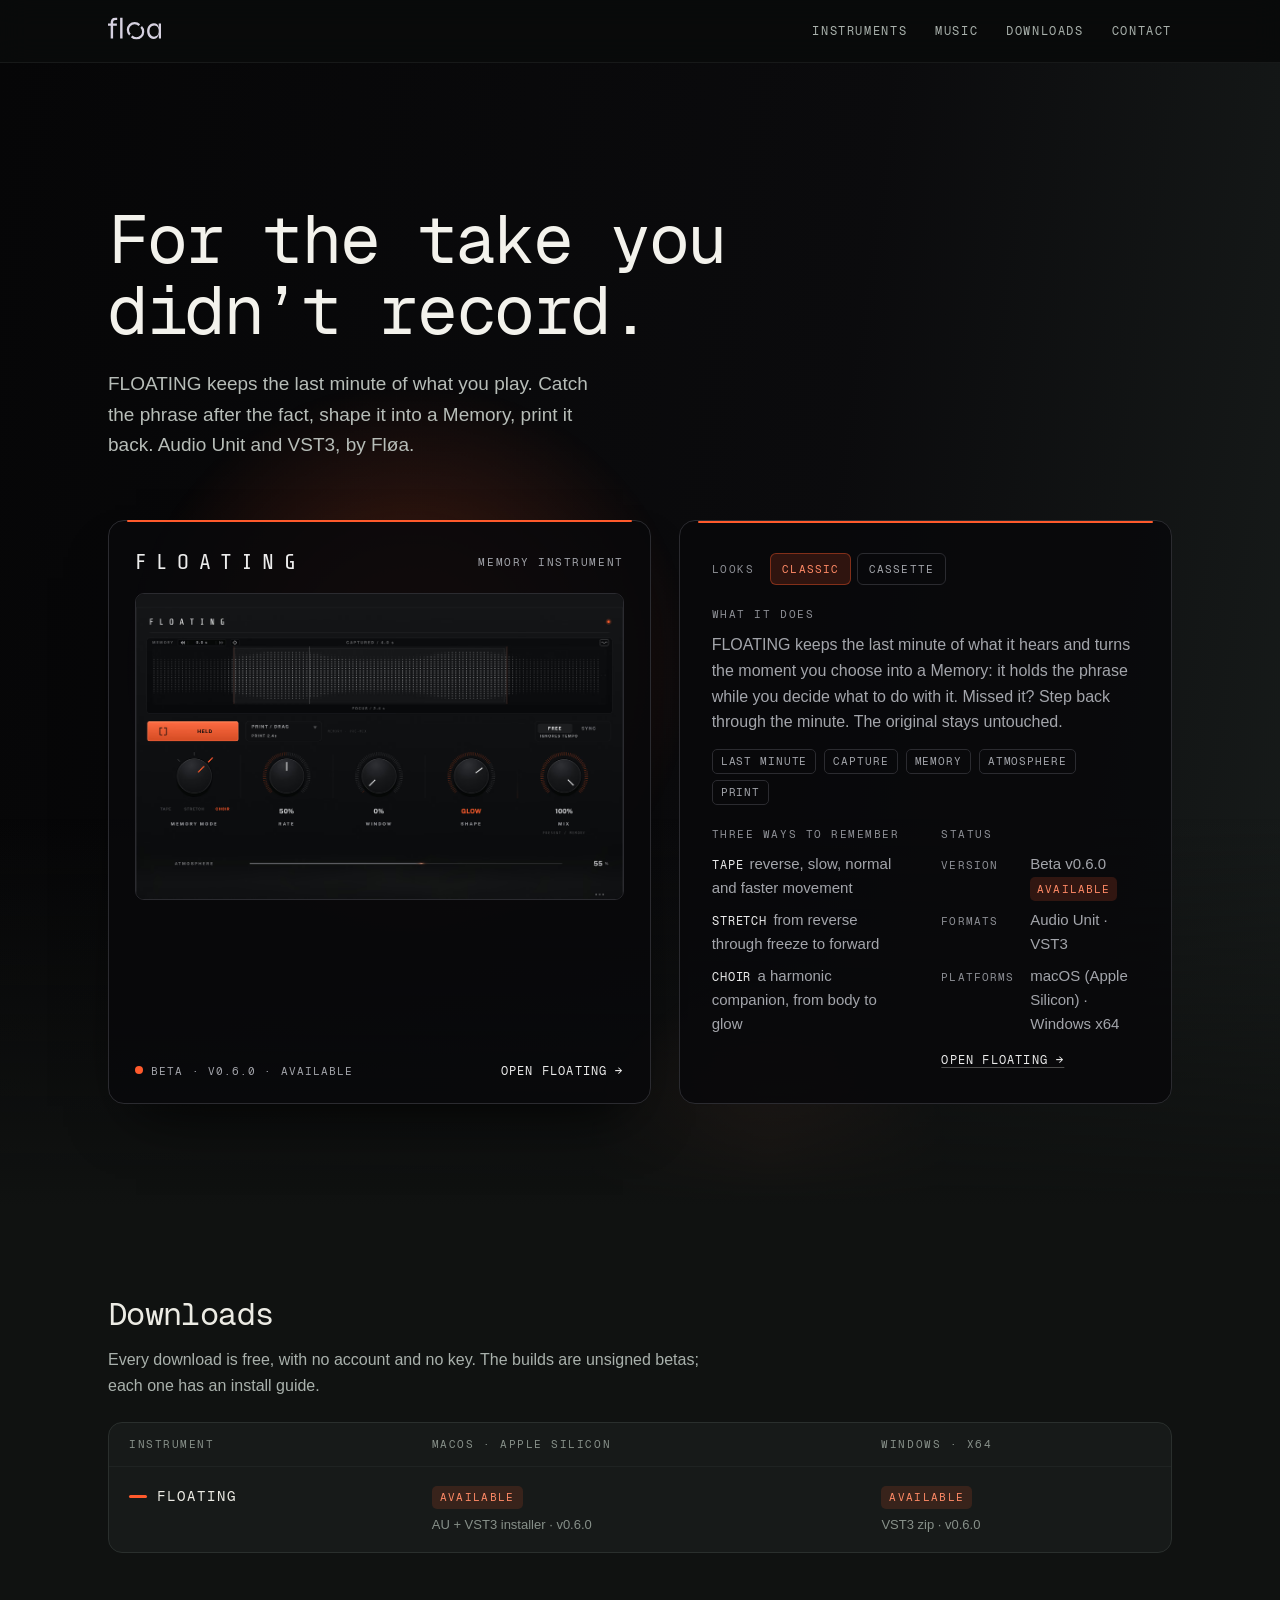
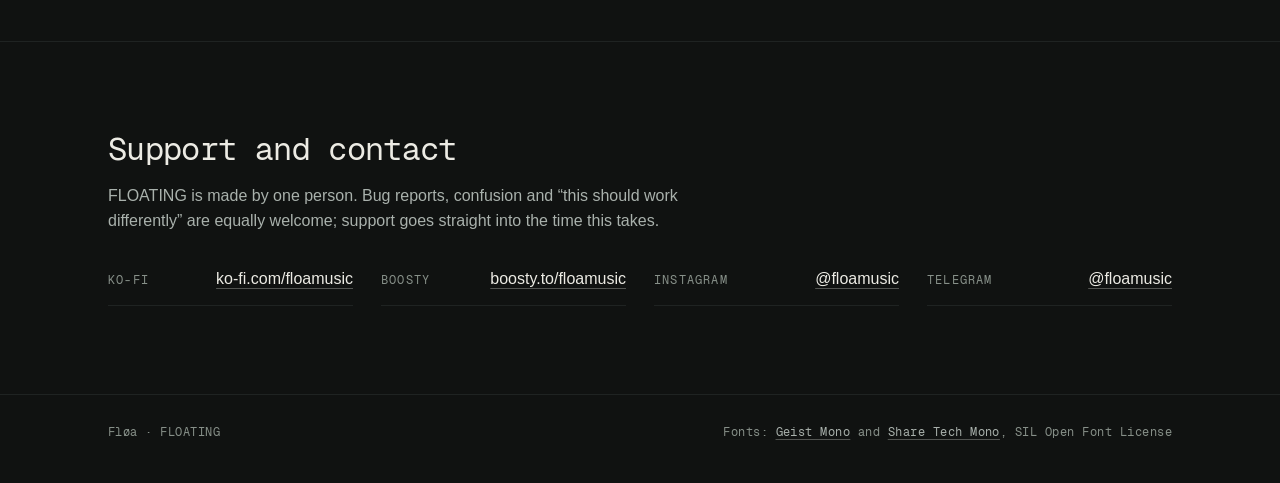
<file: index.html>
<!DOCTYPE html>
<html lang="en">
<head>
<meta charset="utf-8">
<meta name="viewport" content="width=device-width, initial-scale=1">
<title>Fløa — FLOATING</title>
<meta name="description" content="FLOATING by Fløa: a capture-first memory instrument. Audio Unit and VST3.">
<meta name="theme-color" content="#111312">
<link rel="preload" href="assets/fonts/GeistMono-Regular.woff2" as="font" type="font/woff2" crossorigin>
<link rel="icon" href="assets/img/favicon.svg" type="image/svg+xml">
<link rel="icon" href="assets/img/favicon-32.png" sizes="32x32" type="image/png">
<link rel="apple-touch-icon" href="assets/img/apple-touch-icon.png">
<link rel="stylesheet" href="assets/css/site.css?v=23">
<link rel="canonical" href="https://floamusic.github.io/">
<meta property="og:type" content="website">
<meta property="og:title" content="Fløa — FLOATING">
<meta property="og:description" content="A memory instrument by Fløa. Audio Unit and VST3.">
<meta property="og:image" content="https://floamusic.github.io/assets/img/og.jpg?v=2">
<meta property="og:image:width" content="1600">
<meta property="og:image:height" content="1000">
<meta property="og:url" content="https://floamusic.github.io/">
<meta name="twitter:card" content="summary_large_image">
<script type="application/ld+json">
{"@context": "https://schema.org", "@graph": [
  {"@type": "WebSite", "name": "Fløa", "url": "https://floamusic.github.io/"},
  {"@type": "SoftwareApplication", "name": "FLOATING", "url": "https://floamusic.github.io/floating-site/",
   "description": "A capture-first memory instrument: it keeps the last minute of what it hears and holds the moment you choose as a Memory to reshape, place into atmosphere and print back.",
   "applicationCategory": "MultimediaApplication", "operatingSystem": "macOS, Windows",
   "offers": {"@type": "Offer", "price": "0", "priceCurrency": "USD"}, "author": {"@type": "Person", "name": "Fløa"}}
]}
</script>
</head>
<body>

<a class="skip" href="#instruments">Skip to the instruments</a>

<header class="topbar">
  <div class="wrap">
    <a class="brand" href="#top" aria-label="Fløa, home"><svg class="logo" viewBox="30 -700 1762 729.15" aria-hidden="true" focusable="false"><path fill="currentColor" d="M30-425L30-500L324-500L324-425L30-425ZM289-700L289-700L335-700L335-620L289-620Q264-621 243.50-613Q223-605 211-585.50Q199-566 199-530L199-530L199 0L119 0L119-530Q119-590 140.50-627.50Q162-665 200.50-682.50Q239-700 289-700ZM432 0L432-700L512-700L512 0L432 0ZM1542 10L1542 10Q1483 10 1433.50-23.50Q1384-57 1354.50-115.50Q1325-174 1325-249L1325-249Q1325-324 1355-383Q1385-442 1436.50-476Q1488-510 1552-510L1552-510Q1622-510 1658.50-474.50Q1695-439 1708.50-380Q1722-321 1722-249L1722-249Q1722-211 1714-166.50Q1706-122 1686.50-81.50Q1667-41 1632-15.50Q1597 10 1542 10ZM1562-66L1562-66Q1613-66 1646.50-91Q1680-116 1696-157.50Q1712-199 1712-249L1712-249Q1712-304 1695.50-345.50Q1679-387 1645.50-410.50Q1612-434 1562-434L1562-434Q1487-434 1446-381.50Q1405-329 1405-249L1405-249Q1405-196 1425.50-154.50Q1446-113 1481.50-89.50Q1517-66 1562-66ZM1712-100L1712-500L1792-500L1792 0L1719 0Q1719 0 1717.50-18Q1716-36 1714-60Q1712-84 1712-100L1712-100ZM729.03 -106.13A260.1 260.1 0 0 1 1096.87 -473.97L1044.63 -421.73A186.22 186.22 0 0 0 781.27 -158.37ZM1155.97 -414.87A260.1 260.1 0 0 1 788.13 -47.03L840.37 -99.27A186.22 186.22 0 0 0 1103.73 -362.63Z"/></svg></a>
    <nav class="topnav" aria-label="Sections">
      <a href="#instruments">Instruments</a>
      <a href="/music/">Music</a>
      <a href="#downloads">Downloads</a>
      <a href="#contact">Contact</a>
    </nav>
  </div>
</header>

<main id="top">

<div class="stage" id="stage" data-world="floating">
  <!-- FLOATING's world: black with ember light, settling into the graphite floor. Decorative only. -->
  <div class="backdrop" aria-hidden="true">
    <div class="world" id="world">
      <div class="field"></div>
      <span class="pool ember"></span>
      <span class="pool ember-low"></span>
      <div class="grain-noise"></div>
    </div>
    <div class="settle"></div>
  </div>

  <section class="hero">
    <div class="wrap">
      <h1>For the take you didn’t&nbsp;record.</h1>
      <p class="lede">FLOATING keeps the last minute of what you play. Catch the phrase after the fact, shape it into a Memory, print it back. Audio Unit and VST3, by Fløa.</p>
    </div>
  </section>

  <!-- ============================================================ CHOOSER -->
  <section id="instruments">
    <div class="wrap">
      <h2 class="sr-only">The instrument</h2>

      <div class="chooser" id="chooser">
        <div class="slide floating" id="slide-floating">
          <a class="instrument floating" href="/floating-site/" aria-describedby="info-floating">
            <span class="head"><span class="name">FLOATING</span><span class="kind">Memory instrument</span></span>
            <!-- The classic look turns into the cassette once the card is in view: the cassette is fetched
                 after the page has loaded and fades in over the classic. The classic render is moved
                 down in two bands so its knobs and Atmosphere sit where the cassette's do (README). -->
            <span class="shots" data-turn>
              <picture>
                <source type="image/avif" sizes="(max-width: 960px) min(calc(100vw - 76px), 620px), (hover: none) 620px, 540px"
                        srcset="assets/img/floating-classic-1080.avif 1080w, assets/img/floating-classic.avif 1920w, assets/img/floating-classic@2x.avif 2560w">
                <img class="shot"
                     src="assets/img/floating-classic.jpg"
                     srcset="assets/img/floating-classic-1080.jpg 1080w, assets/img/floating-classic.jpg 1920w, assets/img/floating-classic@2x.jpg 2560w"
                     sizes="(max-width: 960px) min(calc(100vw - 76px), 620px), (hover: none) 620px, 540px"
                     width="1920" height="1200"
                     alt="FLOATING's two looks on one held Memory: the classic interface, the Memory drawn across the top and the HELD button lit orange, turns into the cassette look, a paper label with the Memory in the window between two hubs. The Memory Mode, Rate, Window, Shape and Mix knobs stay where they are.">
              </picture>
              <picture class="next">
                <source type="image/avif" sizes="(max-width: 960px) min(calc(100vw - 76px), 620px), (hover: none) 620px, 540px"
                        data-srcset="assets/img/floating-1080.avif 1080w, assets/img/floating.avif 1920w, assets/img/floating@2x.avif 2560w">
                <img class="shot" alt="" decoding="async"
                     data-src="assets/img/floating.jpg?v=2"
                     data-srcset="assets/img/floating-1080.jpg?v=2 1080w, assets/img/floating.jpg?v=2 1920w, assets/img/floating@2x.jpg?v=2 2560w"
                     sizes="(max-width: 960px) min(calc(100vw - 76px), 620px), (hover: none) 620px, 540px"
                     width="1920" height="1200">
              </picture>
            </span>
            <span class="foot">
              <span class="status"><span class="dot" style="background: var(--fl-accent)" aria-hidden="true"></span>Beta · <span data-floating-version>v0.6.0</span> · available</span>
              <span class="open">Open FLOATING <span class="arrow" aria-hidden="true">→</span></span>
            </span>
          </a>

          <div class="info floating is-on" id="info-floating">
            <div class="looks-row"><h3>Looks</h3><span data-looks>Classic · Cassette</span></div>
            <div class="what">
              <h3>What it does</h3>
              <p>FLOATING keeps the last minute of what it hears and turns the moment you choose into a Memory: it holds the phrase while you decide what to do with it. Missed it? Step back through the minute. The original stays untouched.</p>
              <ul class="flow" aria-label="Signal path"><li>Last minute</li><li>Capture</li><li>Memory</li><li>Atmosphere</li><li>Print</li></ul>
            </div>
            <div>
              <h3>Three ways to remember</h3>
              <ul class="points">
                <li><b>Tape</b>reverse, slow, normal and faster movement</li>
                <li><b>Stretch</b>from reverse through freeze to forward</li>
                <li><b>Choir</b>a harmonic companion, from body to glow</li>
              </ul>
            </div>
            <div>
              <h3>Status</h3>
              <dl>
                <dt>Version</dt><dd>Beta <span data-floating-version>v0.6.0</span> <span class="state-inline ok">Available</span></dd>
                <dt>Formats</dt><dd>Audio Unit · VST3</dd>
                <dt>Platforms</dt><dd>macOS (Apple Silicon) · Windows x64</dd>
              </dl>
              <a class="go" href="/floating-site/">Open FLOATING →</a>
            </div>
          </div>
        </div>

      </div>
    </div>
  </section>

</div><!-- /stage -->

<div class="floor">
  <!-- ========================================================== DOWNLOADS -->
  <section id="downloads">
    <div class="wrap">
      <h2>Downloads</h2>
      <div class="text"><p>Every download is free, with no account and no key. The builds are unsigned betas; each one has an install guide.</p></div>
      <div class="table-wrap">
        <table>
          <thead><tr><th scope="col">Instrument</th><th scope="col">macOS · Apple Silicon</th><th scope="col">Windows · x64</th></tr></thead>
          <tbody>
            <tr>
              <td class="name"><a href="/floating-site/"><span class="mark" style="background: var(--fl-accent)" aria-hidden="true"></span>FLOATING</a></td>
              <td data-label="macOS&#10;Apple Silicon"><a class="state ok" href="/floating-site/#beta">Available</a><span class="sub">AU + VST3 installer · <span data-floating-version>v0.6.0</span></span></td>
              <td data-label="Windows&#10;x64"><a class="state ok" href="/floating-site/#beta">Available</a><span class="sub">VST3 zip · <span data-floating-version>v0.6.0</span></span></td>
            </tr>
          </tbody>
        </table>
      </div>
    </div>
  </section>

  <!-- ============================================================ CONTACT -->
  <section id="contact">
    <div class="wrap">
      <h2>Support and contact</h2>
      <div class="text"><p>FLOATING is made by one person. Bug reports, confusion and “this should work differently” are equally welcome; support goes straight into the time this takes.</p></div>
      <div class="link-rows">
        <div class="link-row"><span class="k">Ko-fi</span><a href="https://ko-fi.com/floamusic" rel="noopener">ko-fi.com/floamusic</a></div>
        <div class="link-row"><span class="k">Boosty</span><a href="https://boosty.to/floamusic/donate" rel="noopener">boosty.to/floamusic</a></div>
        <div class="link-row"><span class="k">Instagram</span><a href="https://instagram.com/floamusic" rel="noopener">@floamusic</a></div>
        <div class="link-row"><span class="k">Telegram</span><a href="https://t.me/floamusic" rel="noopener">@floamusic</a></div>
      </div>
    </div>
  </section>
</div><!-- /floor -->
</main>

<footer>
  <div class="wrap">
    <span>Fløa · FLOATING</span>
    <span>Fonts: <a href="assets/fonts/OFL-GeistMono.txt">Geist Mono</a> and <a href="assets/fonts/OFL-ShareTechMono.txt">Share Tech Mono</a>, SIL Open Font License</span>
  </div>
</footer>

<script>
/* FLOATING's card opens on the classic look and turns into the cassette. Nothing of the cassette is
   fetched before the page has finished loading; the turn waits until its picture is decoded and the
   card has been in view for four seconds, long enough to take in the classic first. "Looks" in the
   summary becomes a Classic / Cassette switch, the same on every screen (hover did it on desktops
   once, but nobody finds a hover, and the card changed under a pointer on its way to open it):
   once someone presses it their choice stands and the timer no longer turns the card. Reduced motion swaps the looks without the
   fade (the stylesheet drops the transition). If the cassette cannot load, the classic stays and the
   switch's Cassette is disabled. */
(function () {
  var box = document.querySelector('[data-turn]');
  if (!box) return;
  var next = box.querySelector('.next'), img = next.querySelector('img');
  var still = window.matchMedia('(prefers-reduced-motion: reduce)');
  var fetched = false, ready = false, seen = false, timer = 0, chosen = false;
  var look = 'classic', buttons = [];
  function show() {
    var shown = ready && look === 'cassette' ? 'cassette' : 'classic';
    box.classList.toggle('is-turned', shown === 'cassette');
    buttons.forEach(function (b) { b.setAttribute('aria-pressed', b.getAttribute('data-look') === shown ? 'true' : 'false'); });
  }
  function maybe() {
    if (!ready || !seen || timer || chosen) return;
    timer = setTimeout(function () { if (!chosen) { look = 'cassette'; show(); } }, still.matches ? 0 : 4000);
  }
  function fetchNext() {
    if (fetched) return;
    fetched = true;
    next.querySelectorAll('[data-srcset]').forEach(function (el) { el.srcset = el.getAttribute('data-srcset'); });
    img.src = img.getAttribute('data-src');
    var done = function () { ready = true; show(); maybe(); };
    var failed = function () { buttons.forEach(function (b) { if (b.getAttribute('data-look') === 'cassette') b.disabled = true; }); };
    if (img.decode) img.decode().then(done, failed); else { img.onload = done; img.onerror = failed; }
  }
  if (document.readyState === 'complete') fetchNext(); else window.addEventListener('load', fetchNext);
  if ('IntersectionObserver' in window) {
    new IntersectionObserver(function (entries, io) {
      if (entries[0].isIntersecting) { seen = true; io.disconnect(); maybe(); }
    }, { threshold: .6 }).observe(box);
  } else { seen = true; }

  var dd = document.querySelector('[data-looks]');
  if (dd) {
    var group = document.createElement('span');
    group.className = 'looks'; group.setAttribute('role', 'group'); group.setAttribute('aria-label', 'Look shown on the FLOATING card');
    [['classic', 'Classic'], ['cassette', 'Cassette']].forEach(function (l) {
      var b = document.createElement('button');
      b.type = 'button'; b.textContent = l[1]; b.setAttribute('data-look', l[0]);
      b.addEventListener('click', function () {
        chosen = true; clearTimeout(timer); look = l[0];
        if (look === 'cassette') fetchNext();
        show();
      });
      buttons.push(b); group.appendChild(b);
    });
    dd.textContent = ''; dd.appendChild(group);
    show();
  }
})();
/* FLOATING's current version, read from its site's latest release and kept for an hour, so
   repeat visits do not spend GitHub's per-visitor request allowance (a refused request shows as
   a console error). The markup already carries a correct fallback, so a blocked or rate-limited
   request leaves the page as it was. A tag older than the markup's is never shown: one kept from
   before the page was refreshed for a release must not wind the number back (FLOATING's own pages
   share this key and this rule). */
(function () {
  var KEY = 'floa.floatingTag', HOUR = 3600000;
  var els = document.querySelectorAll('[data-floating-version]');
  function parts(t) { return t.match(/\d+/g).slice(0, 3).map(Number); }
  function show(tag) {
    if (!els.length) return;
    var a = parts(tag), b = parts(els[0].textContent);
    for (var i = 0; i < 3; i++) { if (a[i] !== b[i]) { if (a[i] < b[i]) return; break; } }
    els.forEach(function (el) { el.textContent = tag; });
  }
  try {
    var kept = JSON.parse(localStorage.getItem(KEY) || 'null');
    if (kept && /^v\d+\.\d+\.\d+/.test(kept.tag) && Date.now() - kept.at < HOUR) { show(kept.tag); return; }
  } catch (e) {}
  if (!window.fetch) return;
  fetch('https://api.github.com/repos/floamusic/floating-site/releases/latest', { headers: { Accept: 'application/vnd.github+json' } })
    .then(function (r) { return r.ok ? r.json() : null; })
    .then(function (release) {
      if (!release || !/^v\d+\.\d+\.\d+/.test(release.tag_name || '')) return;
      show(release.tag_name);
      try { localStorage.setItem(KEY, JSON.stringify({ tag: release.tag_name, at: Date.now() })); } catch (e) {}
    })
    .catch(function () {});
})();
</script>
</body>
</html>
</file>
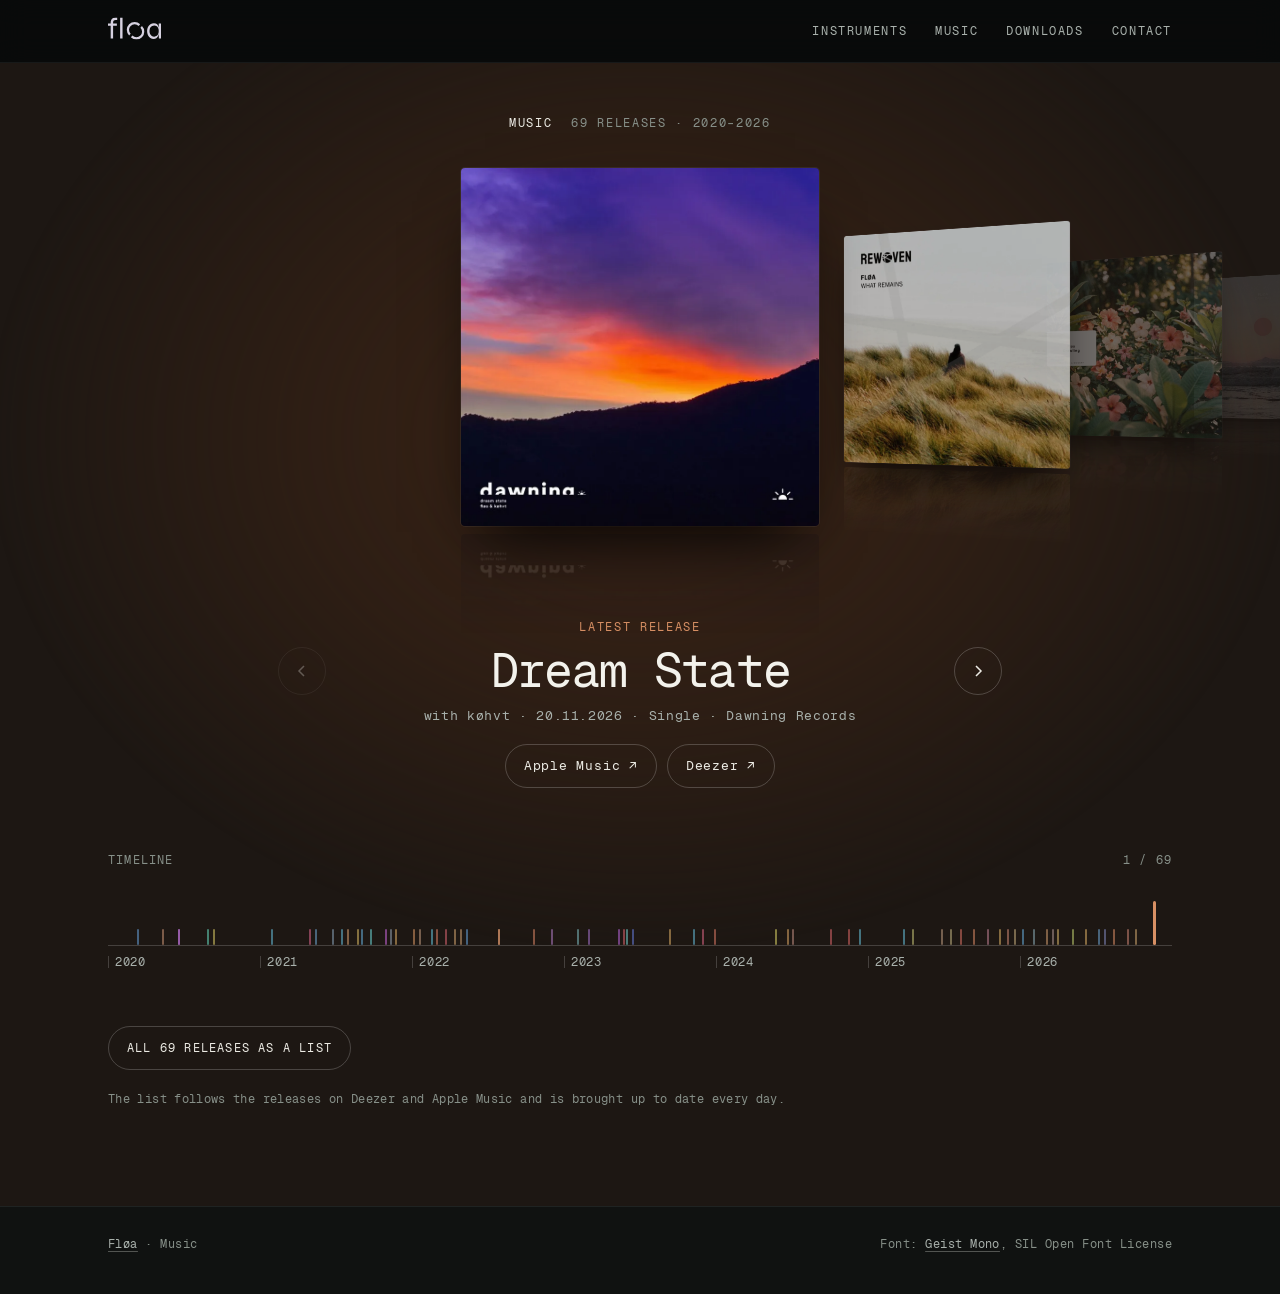
<file: music/index.html>
<!DOCTYPE html>
<html lang="en">
<head>
<meta charset="utf-8">
<meta name="viewport" content="width=device-width, initial-scale=1">
<title>Music — Fløa</title>
<meta name="description" content="Releases by Fløa, newest first: singles, EPs and collaborations, with links to Spotify, Apple Music and Deezer.">
<meta name="theme-color" content="#101211">
<link rel="preload" href="../assets/fonts/GeistMono-Regular.woff2" as="font" type="font/woff2" crossorigin>
<link rel="icon" href="../assets/img/favicon.svg" type="image/svg+xml">
<link rel="icon" href="../assets/img/favicon-32.png" sizes="32x32" type="image/png">
<link rel="apple-touch-icon" href="../assets/img/apple-touch-icon.png">
<link rel="stylesheet" href="../assets/css/site.css?v=23">
<link rel="canonical" href="https://floamusic.github.io/music/">
<link rel="stylesheet" href="../assets/css/music.css?v=1">
<meta property="og:type" content="website">
<meta property="og:title" content="Fløa — music">
<meta property="og:description" content="Releases by Fløa, newest first.">
<meta property="og:image" content="https://floamusic.github.io/assets/img/music/dream-state.jpg">
<meta name="twitter:card" content="summary_large_image">
<script type="application/ld+json">
{"@context": "https://schema.org", "@type": "MusicGroup", "name": "Fløa", "url": "https://floamusic.github.io/music/",
 "sameAs": ["https://open.spotify.com/artist/3XgQiERzlGzUe286O2jo7I", "https://www.deezer.com/artist/71889752",
            "https://instagram.com/floamusic", "https://t.me/floamusic"]}
</script>
</head>
<body>

<a class="skip" href="#releases">Skip to the releases</a>

<header class="topbar">
  <div class="wrap">
    <a class="brand" href="/" aria-label="Fløa, home"><svg class="logo" viewBox="30 -700 1762 729.15" aria-hidden="true" focusable="false"><path fill="currentColor" d="M30-425L30-500L324-500L324-425L30-425ZM289-700L289-700L335-700L335-620L289-620Q264-621 243.50-613Q223-605 211-585.50Q199-566 199-530L199-530L199 0L119 0L119-530Q119-590 140.50-627.50Q162-665 200.50-682.50Q239-700 289-700ZM432 0L432-700L512-700L512 0L432 0ZM1542 10L1542 10Q1483 10 1433.50-23.50Q1384-57 1354.50-115.50Q1325-174 1325-249L1325-249Q1325-324 1355-383Q1385-442 1436.50-476Q1488-510 1552-510L1552-510Q1622-510 1658.50-474.50Q1695-439 1708.50-380Q1722-321 1722-249L1722-249Q1722-211 1714-166.50Q1706-122 1686.50-81.50Q1667-41 1632-15.50Q1597 10 1542 10ZM1562-66L1562-66Q1613-66 1646.50-91Q1680-116 1696-157.50Q1712-199 1712-249L1712-249Q1712-304 1695.50-345.50Q1679-387 1645.50-410.50Q1612-434 1562-434L1562-434Q1487-434 1446-381.50Q1405-329 1405-249L1405-249Q1405-196 1425.50-154.50Q1446-113 1481.50-89.50Q1517-66 1562-66ZM1712-100L1712-500L1792-500L1792 0L1719 0Q1719 0 1717.50-18Q1716-36 1714-60Q1712-84 1712-100L1712-100ZM729.03 -106.13A260.1 260.1 0 0 1 1096.87 -473.97L1044.63 -421.73A186.22 186.22 0 0 0 781.27 -158.37ZM1155.97 -414.87A260.1 260.1 0 0 1 788.13 -47.03L840.37 -99.27A186.22 186.22 0 0 0 1103.73 -362.63Z"/></svg></a>
    <nav class="topnav" aria-label="Sections">
      <a href="/#instruments">Instruments</a>
      <a href="/music/" aria-current="page">Music</a>
      <a href="/#downloads">Downloads</a>
      <a href="/#contact">Contact</a>
    </nav>
  </div>
</header>

<main class="music">
  <div class="m-glow" aria-hidden="true"></div>

  <div class="wrap m-intro">
    <h1>Music <span class="m-count"></span></h1>
  </div>

  <!-- The shelf, its controls and the timeline are built by music.js from the list below; without
       script the list alone shows every release with its links. -->
  <section class="m-shelf" aria-label="Releases, newest first" hidden>
    <div class="m-stage" tabindex="0" aria-label="Release covers. The left and right arrow keys move along the shelf."></div>
    <div class="m-now wrap">
      <button type="button" class="m-step" data-step="-1" aria-label="Newer release"><svg width="16" height="16" viewBox="0 0 16 16" aria-hidden="true"><path d="M10 3L5 8l5 5" fill="none" stroke="currentColor" stroke-width="1.5"/></svg></button>
      <div class="m-info" aria-live="polite">
        <p class="m-eyebrow"></p>
        <h2 class="m-title"></h2>
        <p class="m-meta"></p>
        <div class="m-actions">
          <button type="button" class="m-listen" aria-expanded="false"><svg width="12" height="12" viewBox="0 0 12 12" aria-hidden="true"><path d="M2 1l9 5-9 5z" fill="currentColor"/></svg><span>Listen here</span></button>
          <span class="m-links"></span>
        </div>
        <div class="m-player" hidden></div>
      </div>
      <button type="button" class="m-step" data-step="1" aria-label="Older release"><svg width="16" height="16" viewBox="0 0 16 16" aria-hidden="true"><path d="M6 3l5 5-5 5" fill="none" stroke="currentColor" stroke-width="1.5"/></svg></button>
    </div>
  </section>

  <section class="wrap m-timeline" aria-hidden="true" hidden>
    <div class="m-tl-head"><span>Timeline</span><span class="m-pos"></span></div>
    <div class="m-ticks"></div>
    <div class="m-years"></div>
  </section>

  <section class="wrap m-all" aria-labelledby="all-releases">
    <h2 id="all-releases" class="m-all-head">All releases</h2>
    <button type="button" class="m-toggle" aria-expanded="false" aria-controls="releases" hidden>All releases as a list</button>
    <ol class="m-list" id="releases">
        <!-- releases:start -->
        <li class="rel" id="dream-state" data-date="2026-11-20" data-type="Single" data-light="#d89064" data-deep="#3b2416" data-spotify=""><img class="rel-thumb" src="../assets/img/music/dream-state-s.jpg" alt="" width="60" height="60" loading="lazy" decoding="async"><span class="rel-year">2026</span><button type="button" class="rel-title">Dream State</button><span class="rel-with">køhvt</span><span class="rel-label">Dawning Records</span><span class="rel-type">Single</span><span class="rel-links"><a href="https://music.apple.com/us/album/dream-state-single/6820099693" rel="noopener">Apple Music</a><a href="https://www.deezer.com/album/1115945962" rel="noopener">Deezer</a></span></li>
        <li class="rel" id="what-remains" data-date="2026-10-07" data-type="Single" data-light="#cea56e" data-deep="#3b2b16" data-spotify="https://open.spotify.com/album/1Oyp3oqzARtxUdsxmNolJ3"><img class="rel-thumb" src="../assets/img/music/what-remains-s.jpg" alt="" width="60" height="60" loading="lazy" decoding="async"><span class="rel-year">2026</span><button type="button" class="rel-title">What Remains</button><span class="rel-with"></span><span class="rel-label">Rewoven</span><span class="rel-type">Single</span><span class="rel-links"><a href="https://open.spotify.com/album/1Oyp3oqzARtxUdsxmNolJ3" rel="noopener">Spotify</a><a href="https://music.apple.com/us/album/what-remains-single/6808641579" rel="noopener">Apple Music</a><a href="https://www.deezer.com/album/1072543222" rel="noopener">Deezer</a></span></li>
        <li class="rel" id="crawling" data-date="2026-09-18" data-type="Single" data-light="#ca8372" data-deep="#3b1d16" data-spotify="https://open.spotify.com/album/4Ek61PdTLASqzcjeTEDugL"><img class="rel-thumb" src="../assets/img/music/crawling-s.jpg" alt="" width="60" height="60" loading="lazy" decoding="async"><span class="rel-year">2026</span><button type="button" class="rel-title">Crawling</button><span class="rel-with"></span><span class="rel-label">Only For A Moment</span><span class="rel-type">Single</span><span class="rel-links"><a href="https://open.spotify.com/album/4Ek61PdTLASqzcjeTEDugL" rel="noopener">Spotify</a><a href="https://music.apple.com/us/album/crawling-single/6803991166" rel="noopener">Apple Music</a><a href="https://www.deezer.com/album/1059959862" rel="noopener">Deezer</a></span></li>
        <li class="rel" id="drifting" data-date="2026-08-14" data-type="Single" data-light="#d88d64" data-deep="#3b2316" data-spotify="https://open.spotify.com/album/0GAnDw6ZYdEdD9UOh2rjzR"><img class="rel-thumb" src="../assets/img/music/drifting-s.jpg" alt="" width="60" height="60" loading="lazy" decoding="async"><span class="rel-year">2026</span><button type="button" class="rel-title">Drifting</button><span class="rel-with"></span><span class="rel-label">Sekora Chill</span><span class="rel-type">Single</span><span class="rel-links"><a href="https://open.spotify.com/album/0GAnDw6ZYdEdD9UOh2rjzR" rel="noopener">Spotify</a><a href="https://music.apple.com/us/album/drifting-single/6790816109" rel="noopener">Apple Music</a><a href="https://www.deezer.com/album/1029585272" rel="noopener">Deezer</a></span></li>
        <li class="rel" id="gloam" data-date="2026-07-24" data-type="Single" data-light="#8086bc" data-deep="#1c1f35" data-spotify="https://open.spotify.com/album/2tl0Mn72QVVqfazzd0ebmL"><img class="rel-thumb" src="../assets/img/music/gloam-s.jpg" alt="" width="60" height="60" loading="lazy" decoding="async"><span class="rel-year">2026</span><button type="button" class="rel-title">Gloam</button><span class="rel-with"></span><span class="rel-label">Dawning Records</span><span class="rel-type">Single</span><span class="rel-links"><a href="https://open.spotify.com/album/2tl0Mn72QVVqfazzd0ebmL" rel="noopener">Spotify</a><a href="https://music.apple.com/us/album/gloam-single/1893866854" rel="noopener">Apple Music</a><a href="https://www.deezer.com/album/962688891" rel="noopener">Deezer</a></span></li>
        <li class="rel" id="exhale" data-date="2026-07-10" data-type="Single" data-light="#6ca3d0" data-deep="#162b3b" data-spotify="https://open.spotify.com/album/3oWYI7hizJkuDHY9GQavqx"><img class="rel-thumb" src="../assets/img/music/exhale-s.jpg" alt="" width="60" height="60" loading="lazy" decoding="async"><span class="rel-year">2026</span><button type="button" class="rel-title">Exhale</button><span class="rel-with">Holen</span><span class="rel-label">Kontor Records</span><span class="rel-type">Single</span><span class="rel-links"><a href="https://open.spotify.com/album/3oWYI7hizJkuDHY9GQavqx" rel="noopener">Spotify</a><a href="https://music.apple.com/us/album/exhale-single/6783638032" rel="noopener">Apple Music</a><a href="https://www.deezer.com/album/1017714701" rel="noopener">Deezer</a></span></li>
        <li class="rel" id="velvia" data-date="2026-06-09" data-type="Single" data-light="#d8ad64" data-deep="#3b2e16" data-spotify="https://open.spotify.com/album/20q9TWHQt42gv1ubPvwfIT"><img class="rel-thumb" src="../assets/img/music/velvia-s.jpg" alt="" width="60" height="60" loading="lazy" decoding="async"><span class="rel-year">2026</span><button type="button" class="rel-title">Velvia</button><span class="rel-with">Dokho</span><span class="rel-label">Monstercat</span><span class="rel-type">Single</span><span class="rel-links"><a href="https://open.spotify.com/album/20q9TWHQt42gv1ubPvwfIT" rel="noopener">Spotify</a><a href="https://music.apple.com/us/album/velvia-single/6768897322" rel="noopener">Apple Music</a><a href="https://www.deezer.com/album/998743291" rel="noopener">Deezer</a></span></li>
        <li class="rel" id="figures" data-date="2026-05-08" data-type="Single" data-light="#bdcd6f" data-deep="#353b16" data-spotify="https://open.spotify.com/album/4HHGVFRpDmhyfjTIPgmnGc"><img class="rel-thumb" src="../assets/img/music/figures-s.jpg" alt="" width="60" height="60" loading="lazy" decoding="async"><span class="rel-year">2026</span><button type="button" class="rel-title">Figures</button><span class="rel-with"></span><span class="rel-label">Only For A Moment</span><span class="rel-type">Single</span><span class="rel-links"><a href="https://open.spotify.com/album/4HHGVFRpDmhyfjTIPgmnGc" rel="noopener">Spotify</a><a href="https://music.apple.com/us/album/figures-single/1891775791" rel="noopener">Apple Music</a><a href="https://www.deezer.com/album/957365941" rel="noopener">Deezer</a></span></li>
        <li class="rel" id="when-dreams-guide-you" data-date="2026-04-03" data-type="Single" data-light="#d4b368" data-deep="#3b3016" data-spotify="https://open.spotify.com/album/53zKLETKQz19oySn47SIDV"><img class="rel-thumb" src="../assets/img/music/when-dreams-guide-you-s.jpg" alt="" width="60" height="60" loading="lazy" decoding="async"><span class="rel-year">2026</span><button type="button" class="rel-title">When Dreams Guide You</button><span class="rel-with"></span><span class="rel-label">Only For A Moment</span><span class="rel-type">Single</span><span class="rel-links"><a href="https://open.spotify.com/album/53zKLETKQz19oySn47SIDV" rel="noopener">Spotify</a><a href="https://music.apple.com/us/album/when-dreams-guide-you-single/1880723185" rel="noopener">Apple Music</a><a href="https://www.deezer.com/album/932204401" rel="noopener">Deezer</a></span></li>
        <li class="rel" id="silt" data-date="2026-03-20" data-type="Single" data-light="#ac9390" data-deep="#2f2423" data-spotify="https://open.spotify.com/album/3VAboeoPhz0BdiYKjlqso1"><img class="rel-thumb" src="../assets/img/music/silt-s.jpg" alt="" width="60" height="60" loading="lazy" decoding="async"><span class="rel-year">2026</span><button type="button" class="rel-title">Silt</button><span class="rel-with"></span><span class="rel-label">Dawning Records</span><span class="rel-type">Single</span><span class="rel-links"><a href="https://open.spotify.com/album/3VAboeoPhz0BdiYKjlqso1" rel="noopener">Spotify</a><a href="https://music.apple.com/us/album/silt-single/1877619699" rel="noopener">Apple Music</a><a href="https://www.deezer.com/album/920092851" rel="noopener">Deezer</a></span></li>
        <li class="rel" id="neverending-winter" data-date="2026-03-06" data-type="Single" data-light="#ce9b6e" data-deep="#3b2816" data-spotify="https://open.spotify.com/album/4wjLCxRc9jZwb6JnHYHuWm"><img class="rel-thumb" src="../assets/img/music/neverending-winter-s.jpg" alt="" width="60" height="60" loading="lazy" decoding="async"><span class="rel-year">2026</span><button type="button" class="rel-title">Neverending Winter</button><span class="rel-with">Dokho</span><span class="rel-label">Spectrum Recordings</span><span class="rel-type">Single</span><span class="rel-links"><a href="https://open.spotify.com/album/4wjLCxRc9jZwb6JnHYHuWm" rel="noopener">Spotify</a><a href="https://music.apple.com/us/album/neverending-winter-single/1872262409" rel="noopener">Apple Music</a><a href="https://www.deezer.com/album/911369201" rel="noopener">Deezer</a></span></li>
        <li class="rel" id="quiet-place-rooms-we-left" data-date="2026-02-04" data-type="EP" data-light="#89aab4" data-deep="#202e32" data-spotify="https://open.spotify.com/album/6KBMADlL1cSxtVT0JdPKZO"><img class="rel-thumb" src="../assets/img/music/quiet-place-rooms-we-left-s.jpg" alt="" width="60" height="60" loading="lazy" decoding="async"><span class="rel-year">2026</span><button type="button" class="rel-title">Quiet Place / Rooms We Left</button><span class="rel-with"></span><span class="rel-label">Rewoven</span><span class="rel-type">EP</span><span class="rel-links"><a href="https://open.spotify.com/album/6KBMADlL1cSxtVT0JdPKZO" rel="noopener">Spotify</a><a href="https://music.apple.com/us/album/quiet-place-rooms-we-left-ep/1864639939" rel="noopener">Apple Music</a><a href="https://www.deezer.com/album/890710532" rel="noopener">Deezer</a></span></li>
        <li class="rel" id="umeral" data-date="2026-01-09" data-type="Single" data-light="#64a9d8" data-deep="#162c3b" data-spotify="https://open.spotify.com/album/7taALuuC058FPTtrc65soO"><img class="rel-thumb" src="../assets/img/music/umeral-s.jpg" alt="" width="60" height="60" loading="lazy" decoding="async"><span class="rel-year">2026</span><button type="button" class="rel-title">Umeral</button><span class="rel-with">Dokho</span><span class="rel-label">MTAF</span><span class="rel-type">Single</span><span class="rel-links"><a href="https://open.spotify.com/album/7taALuuC058FPTtrc65soO" rel="noopener">Spotify</a><a href="https://music.apple.com/us/album/umeral-single/1860352950" rel="noopener">Apple Music</a><a href="https://www.deezer.com/album/874746722" rel="noopener">Deezer</a></span></li>
        <li class="rel" id="grey-vail" data-date="2025-12-19" data-type="Single" data-light="#c2ab7b" data-deep="#382e1a" data-spotify="https://open.spotify.com/album/3okp16oG3Yu70hiJsD2AyU"><img class="rel-thumb" src="../assets/img/music/grey-vail-s.jpg" alt="" width="60" height="60" loading="lazy" decoding="async"><span class="rel-year">2025</span><button type="button" class="rel-title">Grey Vail</button><span class="rel-with"></span><span class="rel-label">Only For A Moment</span><span class="rel-type">Single</span><span class="rel-links"><a href="https://open.spotify.com/album/3okp16oG3Yu70hiJsD2AyU" rel="noopener">Spotify</a><a href="https://music.apple.com/us/album/grey-vail-single/1856283791" rel="noopener">Apple Music</a><a href="https://www.deezer.com/album/864812682" rel="noopener">Deezer</a></span></li>
        <li class="rel" id="faded" data-date="2025-12-03" data-type="Single" data-light="#ca8772" data-deep="#3b1f16" data-spotify="https://open.spotify.com/album/3EDy0nCoUsj6VdwC6HVeyh"><img class="rel-thumb" src="../assets/img/music/faded-s.jpg" alt="" width="60" height="60" loading="lazy" decoding="async"><span class="rel-year">2025</span><button type="button" class="rel-title">Faded</button><span class="rel-with">Stendahl</span><span class="rel-label">Rewoven</span><span class="rel-type">Single</span><span class="rel-links"><a href="https://open.spotify.com/album/3EDy0nCoUsj6VdwC6HVeyh" rel="noopener">Spotify</a><a href="https://music.apple.com/us/album/faded-single/1848632332" rel="noopener">Apple Music</a><a href="https://www.deezer.com/album/849165702" rel="noopener">Deezer</a></span></li>
        <li class="rel" id="almost-home" data-date="2025-11-14" data-type="Single" data-light="#d8ae64" data-deep="#3b2e16" data-spotify="https://open.spotify.com/album/4x2sTqHxdEzJSmBic7D9Pc"><img class="rel-thumb" src="../assets/img/music/almost-home-s.jpg" alt="" width="60" height="60" loading="lazy" decoding="async"><span class="rel-year">2025</span><button type="button" class="rel-title">Almost Home</button><span class="rel-with">Seawayz</span><span class="rel-label">Only For A Moment</span><span class="rel-type">Single</span><span class="rel-links"><a href="https://open.spotify.com/album/4x2sTqHxdEzJSmBic7D9Pc" rel="noopener">Spotify</a><a href="https://music.apple.com/us/album/almost-home-single/1847696223" rel="noopener">Apple Music</a><a href="https://www.deezer.com/album/842007752" rel="noopener">Deezer</a></span></li>
        <li class="rel" id="afterlight" data-date="2025-10-17" data-type="Single" data-light="#bd7f91" data-deep="#361c23" data-spotify="https://open.spotify.com/album/7DPRoxkoDm5dwzRWWcl57r"><img class="rel-thumb" src="../assets/img/music/afterlight-s.jpg" alt="" width="60" height="60" loading="lazy" decoding="async"><span class="rel-year">2025</span><button type="button" class="rel-title">afterlight</button><span class="rel-with"></span><span class="rel-label">Oasis.</span><span class="rel-type">Single</span><span class="rel-links"><a href="https://open.spotify.com/album/7DPRoxkoDm5dwzRWWcl57r" rel="noopener">Spotify</a><a href="https://music.apple.com/us/album/afterlight-single/1838606869" rel="noopener">Apple Music</a><a href="https://www.deezer.com/album/822636111" rel="noopener">Deezer</a></span></li>
        <li class="rel" id="the-sun-will-rise-again-tomorrow" data-date="2025-09-12" data-type="Single" data-light="#d88864" data-deep="#3b2216" data-spotify="https://open.spotify.com/album/7H9KQ7YcFtUx9FjBXkeKXN"><img class="rel-thumb" src="../assets/img/music/the-sun-will-rise-again-tomorrow-s.jpg" alt="" width="60" height="60" loading="lazy" decoding="async"><span class="rel-year">2025</span><button type="button" class="rel-title">the sun will rise again tomorrow</button><span class="rel-with"></span><span class="rel-label">Oasis.</span><span class="rel-type">Single</span><span class="rel-links"><a href="https://open.spotify.com/album/7H9KQ7YcFtUx9FjBXkeKXN" rel="noopener">Spotify</a><a href="https://music.apple.com/us/album/the-sun-will-rise-again-tomorrow-single/1831737657" rel="noopener">Apple Music</a><a href="https://www.deezer.com/album/803937711" rel="noopener">Deezer</a></span></li>
        <li class="rel" id="finding-fracture" data-date="2025-08-13" data-type="Single" data-light="#d87164" data-deep="#3b1b16" data-spotify="https://open.spotify.com/album/47EC6QWHdG8GpHCbbC9MZ2"><img class="rel-thumb" src="../assets/img/music/finding-fracture-s.jpg" alt="" width="60" height="60" loading="lazy" decoding="async"><span class="rel-year">2025</span><button type="button" class="rel-title">Finding / Fracture</button><span class="rel-with">Heard Right</span><span class="rel-label">Enhanced Chill</span><span class="rel-type">Single</span><span class="rel-links"><a href="https://open.spotify.com/album/47EC6QWHdG8GpHCbbC9MZ2" rel="noopener">Spotify</a><a href="https://music.apple.com/us/album/finding-fracture-single/1827583579" rel="noopener">Apple Music</a><a href="https://www.deezer.com/album/790579411" rel="noopener">Deezer</a></span></li>
        <li class="rel" id="far-from-nothing" data-date="2025-07-18" data-type="Single" data-light="#bdb080" data-deep="#36311c" data-spotify="https://open.spotify.com/album/0szazcrrF6d2RLhVfLyZvr"><img class="rel-thumb" src="../assets/img/music/far-from-nothing-s.jpg" alt="" width="60" height="60" loading="lazy" decoding="async"><span class="rel-year">2025</span><button type="button" class="rel-title">Far From Nothing</button><span class="rel-with">Seawayz</span><span class="rel-label">Only For A Moment</span><span class="rel-type">Single</span><span class="rel-links"><a href="https://open.spotify.com/album/0szazcrrF6d2RLhVfLyZvr" rel="noopener">Spotify</a><a href="https://music.apple.com/us/album/far-from-nothing-single/1821460560" rel="noopener">Apple Music</a><a href="https://www.deezer.com/album/774619481" rel="noopener">Deezer</a></span></li>
        <li class="rel" id="croquis" data-date="2025-06-27" data-type="Single" data-light="#bc9b80" data-deep="#35281c" data-spotify="https://open.spotify.com/album/1zz7F65C223axExNrHIRuS"><img class="rel-thumb" src="../assets/img/music/croquis-s.jpg" alt="" width="60" height="60" loading="lazy" decoding="async"><span class="rel-year">2025</span><button type="button" class="rel-title">Croquis</button><span class="rel-with">Blank Page</span><span class="rel-label">Hathōr</span><span class="rel-type">Single</span><span class="rel-links"><a href="https://open.spotify.com/album/1zz7F65C223axExNrHIRuS" rel="noopener">Spotify</a><a href="https://music.apple.com/us/album/croquis-single/1813137293" rel="noopener">Apple Music</a><a href="https://www.deezer.com/album/753744691" rel="noopener">Deezer</a></span></li>
        <li class="rel" id="altyravyk" data-date="2025-04-18" data-type="Single" data-light="#c5c377" data-deep="#393818" data-spotify="https://open.spotify.com/album/2W6dg5RG9fswp7wUlWt5fu"><img class="rel-thumb" src="../assets/img/music/altyravyk-s.jpg" alt="" width="60" height="60" loading="lazy" decoding="async"><span class="rel-year">2025</span><button type="button" class="rel-title">Âltyravyk</button><span class="rel-with">Polyline, OAI</span><span class="rel-label">NORR</span><span class="rel-type">Single</span><span class="rel-links"><a href="https://open.spotify.com/album/2W6dg5RG9fswp7wUlWt5fu" rel="noopener">Spotify</a><a href="https://music.apple.com/us/album/a-ltyravyk-single/6802986762" rel="noopener">Apple Music</a><a href="https://www.deezer.com/album/1057828472" rel="noopener">Deezer</a></span></li>
        <li class="rel" id="the-same-melodic-guy" data-date="2025-03-28" data-type="Single" data-light="#64bdd8" data-deep="#16333b" data-spotify="https://open.spotify.com/album/2gSG93JQnSe5EjOTdmGQQ4"><img class="rel-thumb" src="../assets/img/music/the-same-melodic-guy-s.jpg" alt="" width="60" height="60" loading="lazy" decoding="async"><span class="rel-year">2025</span><button type="button" class="rel-title">The Same Melodic Guy</button><span class="rel-with">Polyline, OAI</span><span class="rel-label">NORR</span><span class="rel-type">Single</span><span class="rel-links"><a href="https://open.spotify.com/album/2gSG93JQnSe5EjOTdmGQQ4" rel="noopener">Spotify</a><a href="https://music.apple.com/us/album/the-same-melodic-guy-single/6802987462" rel="noopener">Apple Music</a><a href="https://www.deezer.com/album/1057836492" rel="noopener">Deezer</a></span></li>
        <li class="rel" id="horizon" data-date="2024-12-13" data-type="Single" data-light="#64c0d8" data-deep="#16343b" data-spotify="https://open.spotify.com/album/6ntS2aqlXfkHTm6SUxE7oC"><img class="rel-thumb" src="../assets/img/music/horizon-s.jpg" alt="" width="60" height="60" loading="lazy" decoding="async"><span class="rel-year">2024</span><button type="button" class="rel-title">Horizon</button><span class="rel-with">Seawayz</span><span class="rel-label">Casual Jam Records</span><span class="rel-type">Single</span><span class="rel-links"><a href="https://open.spotify.com/album/6ntS2aqlXfkHTm6SUxE7oC" rel="noopener">Spotify</a><a href="https://music.apple.com/us/album/horizon-single/1776077327" rel="noopener">Apple Music</a><a href="https://www.deezer.com/album/661641261" rel="noopener">Deezer</a></span></li>
        <li class="rel" id="never-look-back" data-date="2024-11-15" data-type="Single" data-light="#d86664" data-deep="#3b1716" data-spotify="https://open.spotify.com/album/3AutQfrGgrQa9JaKH3Faoj"><img class="rel-thumb" src="../assets/img/music/never-look-back-s.jpg" alt="" width="60" height="60" loading="lazy" decoding="async"><span class="rel-year">2024</span><button type="button" class="rel-title">Never Look Back</button><span class="rel-with">Seawayz</span><span class="rel-label">Casual Jam Records</span><span class="rel-type">Single</span><span class="rel-links"><a href="https://open.spotify.com/album/3AutQfrGgrQa9JaKH3Faoj" rel="noopener">Spotify</a><a href="https://music.apple.com/us/album/never-look-back-single/1776067856" rel="noopener">Apple Music</a><a href="https://www.deezer.com/album/661623951" rel="noopener">Deezer</a></span></li>
        <li class="rel" id="momento-de-amore" data-date="2024-10-04" data-type="Single" data-light="#d86469" data-deep="#3b1618" data-spotify="https://open.spotify.com/album/0KEpxXgYmy3iePerZhCBPs"><img class="rel-thumb" src="../assets/img/music/momento-de-amore-s.jpg" alt="" width="60" height="60" loading="lazy" decoding="async"><span class="rel-year">2024</span><button type="button" class="rel-title">Momento de Amore</button><span class="rel-with">Ra5im</span><span class="rel-label">Hathōr</span><span class="rel-type">Single</span><span class="rel-links"><a href="https://open.spotify.com/album/0KEpxXgYmy3iePerZhCBPs" rel="noopener">Spotify</a><a href="https://music.apple.com/us/album/momento-de-amore-single/1766252102" rel="noopener">Apple Music</a><a href="https://www.deezer.com/album/637957441" rel="noopener">Deezer</a></span></li>
        <li class="rel" id="let-it-fall-roads" data-date="2024-07-03" data-type="EP" data-light="#bd8c7f" data-deep="#36211c" data-spotify="https://open.spotify.com/album/3TSB39DlUHDSld4EAdALbi"><img class="rel-thumb" src="../assets/img/music/let-it-fall-roads-s.jpg" alt="" width="60" height="60" loading="lazy" decoding="async"><span class="rel-year">2024</span><button type="button" class="rel-title">Let It Fall / Roads</button><span class="rel-with">Melarmony, Ayli Een</span><span class="rel-label">Rewoven</span><span class="rel-type">EP</span><span class="rel-links"><a href="https://open.spotify.com/album/3TSB39DlUHDSld4EAdALbi" rel="noopener">Spotify</a><a href="https://music.apple.com/us/album/let-it-fall-roads-ep/1750256652" rel="noopener">Apple Music</a><a href="https://www.deezer.com/album/596765982" rel="noopener">Deezer</a></span></li>
        <li class="rel" id="antecedents" data-date="2024-06-21" data-type="Single" data-light="#d8a664" data-deep="#3b2b16" data-spotify="https://open.spotify.com/album/5MJel4KRk8h1wfLrPueoBd"><img class="rel-thumb" src="../assets/img/music/antecedents-s.jpg" alt="" width="60" height="60" loading="lazy" decoding="async"><span class="rel-year">2024</span><button type="button" class="rel-title">Antecedents</button><span class="rel-with"></span><span class="rel-label">Sekora</span><span class="rel-type">Single</span><span class="rel-links"><a href="https://open.spotify.com/album/5MJel4KRk8h1wfLrPueoBd" rel="noopener">Spotify</a><a href="https://music.apple.com/us/album/antecedents-single/1759031380" rel="noopener">Apple Music</a><a href="https://www.deezer.com/album/619563271" rel="noopener">Deezer</a></span></li>
        <li class="rel" id="desert-of-hopes" data-date="2024-05-24" data-type="Single" data-light="#d8d264" data-deep="#3b3916" data-spotify="https://open.spotify.com/album/74hXz003jvmJh5xaPJk25C"><img class="rel-thumb" src="../assets/img/music/desert-of-hopes-s.jpg" alt="" width="60" height="60" loading="lazy" decoding="async"><span class="rel-year">2024</span><button type="button" class="rel-title">Desert Of Hopes</button><span class="rel-with">Serra 9</span><span class="rel-label">Sommersville Records</span><span class="rel-type">Single</span><span class="rel-links"><a href="https://open.spotify.com/album/74hXz003jvmJh5xaPJk25C" rel="noopener">Spotify</a><a href="https://music.apple.com/us/album/desert-of-hopes-single/1743224844" rel="noopener">Apple Music</a><a href="https://www.deezer.com/album/578261741" rel="noopener">Deezer</a></span></li>
        <li class="rel" id="the-spark" data-date="2023-12-29" data-type="Single" data-light="#d87964" data-deep="#3b1d16" data-spotify="https://open.spotify.com/album/4JFusw7wneVK0Pkxw74a2d"><img class="rel-thumb" src="../assets/img/music/the-spark-s.jpg" alt="" width="60" height="60" loading="lazy" decoding="async"><span class="rel-year">2023</span><button type="button" class="rel-title">The Spark</button><span class="rel-with">Light Below</span><span class="rel-label">Sekora</span><span class="rel-type">Single</span><span class="rel-links"><a href="https://open.spotify.com/album/4JFusw7wneVK0Pkxw74a2d" rel="noopener">Spotify</a><a href="https://music.apple.com/us/album/the-spark-single/1757612804" rel="noopener">Apple Music</a><a href="https://www.deezer.com/album/616296582" rel="noopener">Deezer</a></span></li>
        <li class="rel" id="julia" data-date="2023-12-01" data-type="Single" data-light="#d86484" data-deep="#3b1621" data-spotify="https://open.spotify.com/album/4GxeRfsSq2Kim8u2Ynr74P"><img class="rel-thumb" src="../assets/img/music/julia-s.jpg" alt="" width="60" height="60" loading="lazy" decoding="async"><span class="rel-year">2023</span><button type="button" class="rel-title">Julia</button><span class="rel-with">Light Below</span><span class="rel-label">Sekora</span><span class="rel-type">Single</span><span class="rel-links"><a href="https://open.spotify.com/album/4GxeRfsSq2Kim8u2Ynr74P" rel="noopener">Spotify</a><a href="https://music.apple.com/us/album/julia-single/1757611713" rel="noopener">Apple Music</a><a href="https://www.deezer.com/album/616296462" rel="noopener">Deezer</a></span></li>
        <li class="rel" id="floral-dance-pt-3" data-date="2023-11-10" data-type="Single" data-light="#65bad7" data-deep="#16323b" data-spotify="https://open.spotify.com/album/4ClyAZoWnuvlS3pvuGzplY"><img class="rel-thumb" src="../assets/img/music/floral-dance-pt-3-s.jpg" alt="" width="60" height="60" loading="lazy" decoding="async"><span class="rel-year">2023</span><button type="button" class="rel-title">Floral Dance, Pt. 3</button><span class="rel-with">NevadaSYSTEM, Qian Qiao</span><span class="rel-label">VASA Records</span><span class="rel-type">Single</span><span class="rel-links"><a href="https://open.spotify.com/album/4ClyAZoWnuvlS3pvuGzplY" rel="noopener">Spotify</a><a href="https://music.apple.com/us/album/floral-dance-pt-3-single/1711341542" rel="noopener">Apple Music</a><a href="https://www.deezer.com/album/498638631" rel="noopener">Deezer</a></span></li>
        <li class="rel" id="ephemeral" data-date="2023-09-13" data-type="Single" data-light="#d8ab64" data-deep="#3b2d16" data-spotify="https://open.spotify.com/album/65bj7QmttSyl14UIMBGyKJ"><img class="rel-thumb" src="../assets/img/music/ephemeral-s.jpg" alt="" width="60" height="60" loading="lazy" decoding="async"><span class="rel-year">2023</span><button type="button" class="rel-title">Ephemeral</button><span class="rel-with">OAI</span><span class="rel-label">Colorize (Enhanced)</span><span class="rel-type">Single</span><span class="rel-links"><a href="https://open.spotify.com/album/65bj7QmttSyl14UIMBGyKJ" rel="noopener">Spotify</a><a href="https://music.apple.com/us/album/ephemeral-single/1703293765" rel="noopener">Apple Music</a><a href="https://www.deezer.com/album/478019065" rel="noopener">Deezer</a></span></li>
        <li class="rel" id="wait" data-date="2023-06-16" data-type="Single" data-light="#647ad8" data-deep="#161d3b" data-spotify="https://open.spotify.com/album/4BIovzQyTuOIxOcEMCHXcs"><img class="rel-thumb" src="../assets/img/music/wait-s.jpg" alt="" width="60" height="60" loading="lazy" decoding="async"><span class="rel-year">2023</span><button type="button" class="rel-title">Wait</button><span class="rel-with">Seawayz</span><span class="rel-label">chill that!</span><span class="rel-type">Single</span><span class="rel-links"><a href="https://open.spotify.com/album/4BIovzQyTuOIxOcEMCHXcs" rel="noopener">Spotify</a><a href="https://music.apple.com/us/album/wait-single/1683505249" rel="noopener">Apple Music</a><a href="https://www.deezer.com/album/432444247" rel="noopener">Deezer</a></span></li>
        <li class="rel" id="till-morning-light-pictures-of-you" data-date="2023-06-02" data-type="Single" data-light="#70ccc8" data-deep="#163b39" data-spotify="https://open.spotify.com/album/0XCX1WeyZyOJx7DU1gYk6t"><img class="rel-thumb" src="../assets/img/music/till-morning-light-pictures-of-you-s.jpg" alt="" width="60" height="60" loading="lazy" decoding="async"><span class="rel-year">2023</span><button type="button" class="rel-title">Till Morning Light / Pictures Of You</button><span class="rel-with"></span><span class="rel-label">Sekora</span><span class="rel-type">Single</span><span class="rel-links"><a href="https://open.spotify.com/album/0XCX1WeyZyOJx7DU1gYk6t" rel="noopener">Spotify</a><a href="https://music.apple.com/us/album/till-morning-light-pictures-of-you-single/1759387698" rel="noopener">Apple Music</a><a href="https://www.deezer.com/album/617359871" rel="noopener">Deezer</a></span></li>
        <li class="rel" id="falling-away" data-date="2023-05-25" data-type="Single" data-light="#d8646e" data-deep="#3b161a" data-spotify="https://open.spotify.com/album/24oM8UXBlqIdhoYoScSjOc"><img class="rel-thumb" src="../assets/img/music/falling-away-s.jpg" alt="" width="60" height="60" loading="lazy" decoding="async"><span class="rel-year">2023</span><button type="button" class="rel-title">Falling Away</button><span class="rel-with">Phonic Youth</span><span class="rel-label">Kontor Records</span><span class="rel-type">Single</span><span class="rel-links"><a href="https://open.spotify.com/album/24oM8UXBlqIdhoYoScSjOc" rel="noopener">Spotify</a><a href="https://music.apple.com/us/album/falling-away-single/1680721449" rel="noopener">Apple Music</a><a href="https://www.deezer.com/album/431415677" rel="noopener">Deezer</a></span></li>
        <li class="rel" id="pictures-of-you" data-date="2023-05-12" data-type="Single" data-light="#b764d8" data-deep="#31163b" data-spotify="https://open.spotify.com/album/0ft9TsZ9Bfs1q9scHqTIuM"><img class="rel-thumb" src="../assets/img/music/pictures-of-you-s.jpg" alt="" width="60" height="60" loading="lazy" decoding="async"><span class="rel-year">2023</span><button type="button" class="rel-title">Pictures Of You</button><span class="rel-with"></span><span class="rel-label">Sekora</span><span class="rel-type">Single</span><span class="rel-links"><a href="https://open.spotify.com/album/0ft9TsZ9Bfs1q9scHqTIuM" rel="noopener">Spotify</a><a href="https://music.apple.com/us/album/pictures-of-you-single/1758074618" rel="noopener">Apple Music</a><a href="https://www.deezer.com/album/617359831" rel="noopener">Deezer</a></span></li>
        <li class="rel" id="road-to-kuala" data-date="2023-03-03" data-type="Single" data-light="#a271cb" data-deep="#2b163b" data-spotify="https://open.spotify.com/album/6nSYRfLjmnC04SL9hSnQsE"><img class="rel-thumb" src="../assets/img/music/road-to-kuala-s.jpg" alt="" width="60" height="60" loading="lazy" decoding="async"><span class="rel-year">2023</span><button type="button" class="rel-title">Road to Kuala</button><span class="rel-with"></span><span class="rel-label">LNG Records</span><span class="rel-type">Single</span><span class="rel-links"><a href="https://open.spotify.com/album/6nSYRfLjmnC04SL9hSnQsE" rel="noopener">Spotify</a><a href="https://music.apple.com/us/album/road-to-kuala-single/1665681118" rel="noopener">Apple Music</a><a href="https://www.deezer.com/album/397082377" rel="noopener">Deezer</a></span></li>
        <li class="rel" id="glaciers-ep" data-date="2023-02-03" data-type="EP" data-light="#7cb9c0" data-deep="#1b3437" data-spotify="https://open.spotify.com/album/0cxrPihKqj6fzQbPumIxeW"><img class="rel-thumb" src="../assets/img/music/glaciers-ep-s.jpg" alt="" width="60" height="60" loading="lazy" decoding="async"><span class="rel-year">2023</span><button type="button" class="rel-title">Glaciers EP</button><span class="rel-with"></span><span class="rel-label">Hathōr</span><span class="rel-type">EP</span><span class="rel-links"><a href="https://open.spotify.com/album/0cxrPihKqj6fzQbPumIxeW" rel="noopener">Spotify</a><a href="https://music.apple.com/us/album/glaciers-ep/1657373348" rel="noopener">Apple Music</a><a href="https://www.deezer.com/album/382140787" rel="noopener">Deezer</a></span></li>
        <li class="rel" id="enough" data-date="2022-12-02" data-type="Single" data-light="#af7ac2" data-deep="#301a38" data-spotify="https://open.spotify.com/album/7sjJUvbyZdT4KwocKe0cS8"><img class="rel-thumb" src="../assets/img/music/enough-s.jpg" alt="" width="60" height="60" loading="lazy" decoding="async"><span class="rel-year">2022</span><button type="button" class="rel-title">Enough</button><span class="rel-with">Heard Right</span><span class="rel-label">Where The Heart Is</span><span class="rel-type">Single</span><span class="rel-links"><a href="https://open.spotify.com/album/7sjJUvbyZdT4KwocKe0cS8" rel="noopener">Spotify</a><a href="https://music.apple.com/us/album/enough-single/1732035047" rel="noopener">Apple Music</a><a href="https://www.deezer.com/album/550689602" rel="noopener">Deezer</a></span></li>
        <li class="rel" id="different" data-date="2022-10-21" data-type="Single" data-light="#d88564" data-deep="#3b2116" data-spotify="https://open.spotify.com/album/568K9K7mWXC3FDBcPKQfb5"><img class="rel-thumb" src="../assets/img/music/different-s.jpg" alt="" width="60" height="60" loading="lazy" decoding="async"><span class="rel-year">2022</span><button type="button" class="rel-title">Different</button><span class="rel-with">OAI</span><span class="rel-label">Monstercat</span><span class="rel-type">Single</span><span class="rel-links"><a href="https://open.spotify.com/album/568K9K7mWXC3FDBcPKQfb5" rel="noopener">Spotify</a><a href="https://music.apple.com/us/album/different-single/1646859661" rel="noopener">Apple Music</a><a href="https://www.deezer.com/album/367225277" rel="noopener">Deezer</a></span></li>
        <li class="rel" id="anna" data-date="2022-07-29" data-type="EP" data-light="#d47d68" data-deep="#3b1e16" data-spotify="https://open.spotify.com/album/5zFicqaCzRszFnV8wl0Ipz"><img class="rel-thumb" src="../assets/img/music/anna-s.jpg" alt="" width="60" height="60" loading="lazy" decoding="async"><span class="rel-year">2022</span><button type="button" class="rel-title">Anna</button><span class="rel-with">Astroleaf</span><span class="rel-label">Monstercat</span><span class="rel-type">EP</span><span class="rel-links"><a href="https://open.spotify.com/album/5zFicqaCzRszFnV8wl0Ipz" rel="noopener">Spotify</a><a href="https://music.apple.com/us/album/anna-ep/1634888495" rel="noopener">Apple Music</a><a href="https://www.deezer.com/album/339151347" rel="noopener">Deezer</a></span></li>
        <li class="rel" id="without-you" data-date="2022-07-29" data-type="Single" data-light="#d3996a" data-deep="#3b2716" data-spotify="https://open.spotify.com/album/3cTQmjSIfrPuU2EdZeHtiQ"><img class="rel-thumb" src="../assets/img/music/without-you-s.jpg" alt="" width="60" height="60" loading="lazy" decoding="async"><span class="rel-year">2022</span><button type="button" class="rel-title">Without You</button><span class="rel-with">Mango</span><span class="rel-label">The Soundgarden</span><span class="rel-type">Single</span><span class="rel-links"><a href="https://open.spotify.com/album/3cTQmjSIfrPuU2EdZeHtiQ" rel="noopener">Spotify</a><a href="https://music.apple.com/us/album/without-you-single/1634854905" rel="noopener">Apple Music</a><a href="https://www.deezer.com/album/336714497" rel="noopener">Deezer</a></span></li>
        <li class="rel" id="fate" data-date="2022-05-13" data-type="EP" data-light="#64a0d8" data-deep="#16293b" data-spotify="https://open.spotify.com/album/6Ec3ckbqacMSjrlWPzqzOc"><img class="rel-thumb" src="../assets/img/music/fate-s.jpg" alt="" width="60" height="60" loading="lazy" decoding="async"><span class="rel-year">2022</span><button type="button" class="rel-title">Fate</button><span class="rel-with">Jeremiah McKnight</span><span class="rel-label">UV</span><span class="rel-type">EP</span><span class="rel-links"><a href="https://open.spotify.com/album/6Ec3ckbqacMSjrlWPzqzOc" rel="noopener">Spotify</a><a href="https://music.apple.com/us/album/fate-ep/1621282714" rel="noopener">Apple Music</a><a href="https://www.deezer.com/album/314487277" rel="noopener">Deezer</a></span></li>
        <li class="rel" id="granularity" data-date="2022-04-29" data-type="Single" data-light="#ca9f72" data-deep="#3b2916" data-spotify="https://open.spotify.com/album/1lKSJyDnyWMXoz4576Op9D"><img class="rel-thumb" src="../assets/img/music/granularity-s.jpg" alt="" width="60" height="60" loading="lazy" decoding="async"><span class="rel-year">2022</span><button type="button" class="rel-title">Granularity</button><span class="rel-with"></span><span class="rel-label">Hathōr</span><span class="rel-type">Single</span><span class="rel-links"><a href="https://open.spotify.com/album/1lKSJyDnyWMXoz4576Op9D" rel="noopener">Spotify</a><a href="https://music.apple.com/us/album/granularity-single/1610346426" rel="noopener">Apple Music</a><a href="https://www.deezer.com/album/296154092" rel="noopener">Deezer</a></span></li>
        <li class="rel" id="in-my-hands" data-date="2022-04-13" data-type="EP" data-light="#d0a36d" data-deep="#3b2b16" data-spotify="https://open.spotify.com/album/3U0Zx1JGLJF84QohhxArK6"><img class="rel-thumb" src="../assets/img/music/in-my-hands-s.jpg" alt="" width="60" height="60" loading="lazy" decoding="async"><span class="rel-year">2022</span><button type="button" class="rel-title">In My Hands</button><span class="rel-with"></span><span class="rel-label">Monstercat</span><span class="rel-type">EP</span><span class="rel-links"><a href="https://open.spotify.com/album/3U0Zx1JGLJF84QohhxArK6" rel="noopener">Spotify</a><a href="https://music.apple.com/us/album/in-my-hands-ep/1615838172" rel="noopener">Apple Music</a><a href="https://www.deezer.com/album/309817597" rel="noopener">Deezer</a></span></li>
        <li class="rel" id="late-hours-patterns" data-date="2022-03-23" data-type="EP" data-light="#d86471" data-deep="#3b161b" data-spotify="https://open.spotify.com/album/5ISRZSfT7Kk74e564UozWG"><img class="rel-thumb" src="../assets/img/music/late-hours-patterns-s.jpg" alt="" width="60" height="60" loading="lazy" decoding="async"><span class="rel-year">2022</span><button type="button" class="rel-title">Late Hours / Patterns</button><span class="rel-with">Furcloud</span><span class="rel-label">Colorize (Enhanced)</span><span class="rel-type">EP</span><span class="rel-links"><a href="https://open.spotify.com/album/5ISRZSfT7Kk74e564UozWG" rel="noopener">Spotify</a><a href="https://music.apple.com/us/album/late-hours-patterns-ep/1610541729" rel="noopener">Apple Music</a><a href="https://www.deezer.com/album/297282542" rel="noopener">Deezer</a></span></li>
        <li class="rel" id="running-faster" data-date="2022-03-02" data-type="EP" data-light="#d87f64" data-deep="#3b1f16" data-spotify="https://open.spotify.com/album/1XRiyMmGXUtzboy9peGHoe"><img class="rel-thumb" src="../assets/img/music/running-faster-s.jpg" alt="" width="60" height="60" loading="lazy" decoding="async"><span class="rel-year">2022</span><button type="button" class="rel-title">Running Faster</button><span class="rel-with">Seawayz</span><span class="rel-label">Monstercat</span><span class="rel-type">EP</span><span class="rel-links"><a href="https://open.spotify.com/album/1XRiyMmGXUtzboy9peGHoe" rel="noopener">Spotify</a><a href="https://music.apple.com/us/album/running-faster-ep/1609462987" rel="noopener">Apple Music</a><a href="https://www.deezer.com/album/298958302" rel="noopener">Deezer</a></span></li>
        <li class="rel" id="alfaragh" data-date="2022-02-18" data-type="Single" data-light="#64c3d8" data-deep="#16353b" data-spotify="https://open.spotify.com/album/451T8pdsrf7OnXkAWvt920"><img class="rel-thumb" src="../assets/img/music/alfaragh-s.jpg" alt="" width="60" height="60" loading="lazy" decoding="async"><span class="rel-year">2022</span><button type="button" class="rel-title">Alfaragh</button><span class="rel-with">Ra5im</span><span class="rel-label">Interplay Flow</span><span class="rel-type">Single</span><span class="rel-links"><a href="https://open.spotify.com/album/451T8pdsrf7OnXkAWvt920" rel="noopener">Spotify</a><a href="https://music.apple.com/us/album/alfaragh-single/1606914498" rel="noopener">Apple Music</a><a href="https://www.deezer.com/album/290342792" rel="noopener">Deezer</a></span></li>
        <li class="rel" id="give-me-a-second" data-date="2022-01-21" data-type="Single" data-light="#bf997d" data-deep="#37271b" data-spotify="https://open.spotify.com/album/075F3FRDl5aFv3PJBq8id0"><img class="rel-thumb" src="../assets/img/music/give-me-a-second-s.jpg" alt="" width="60" height="60" loading="lazy" decoding="async"><span class="rel-year">2022</span><button type="button" class="rel-title">Give Me A Second</button><span class="rel-with">Ra5im</span><span class="rel-label">Monstercat</span><span class="rel-type">Single</span><span class="rel-links"><a href="https://open.spotify.com/album/075F3FRDl5aFv3PJBq8id0" rel="noopener">Spotify</a><a href="https://music.apple.com/us/album/give-me-a-second-single/1603515749" rel="noopener">Apple Music</a><a href="https://www.deezer.com/album/288352702" rel="noopener">Deezer</a></span></li>
        <li class="rel" id="the-illusion-of-impression-stellar" data-date="2022-01-05" data-type="EP" data-light="#d89864" data-deep="#3b2716" data-spotify="https://open.spotify.com/album/2TJMmLrEu6ZT682C8jrKsZ"><img class="rel-thumb" src="../assets/img/music/the-illusion-of-impression-stellar-s.jpg" alt="" width="60" height="60" loading="lazy" decoding="async"><span class="rel-year">2022</span><button type="button" class="rel-title">The Illusion Of Impression / Stellar</button><span class="rel-with">Furcloud</span><span class="rel-label">Colorize (Enhanced)</span><span class="rel-type">EP</span><span class="rel-links"><a href="https://open.spotify.com/album/2TJMmLrEu6ZT682C8jrKsZ" rel="noopener">Spotify</a><a href="https://music.apple.com/us/album/the-illusion-of-impression-stellar-ep/1598606903" rel="noopener">Apple Music</a><a href="https://www.deezer.com/album/277574572" rel="noopener">Deezer</a></span></li>
        <li class="rel" id="find-you" data-date="2021-11-24" data-type="Single" data-light="#d8ab64" data-deep="#3b2d16" data-spotify="https://open.spotify.com/album/5haJvW7CtOB7823T9ByvCe"><img class="rel-thumb" src="../assets/img/music/find-you-s.jpg" alt="" width="60" height="60" loading="lazy" decoding="async"><span class="rel-year">2021</span><button type="button" class="rel-title">Find You</button><span class="rel-with">Lovlee</span><span class="rel-label">Monstercat</span><span class="rel-type">Single</span><span class="rel-links"><a href="https://open.spotify.com/album/5haJvW7CtOB7823T9ByvCe" rel="noopener">Spotify</a><a href="https://music.apple.com/us/album/find-you-single/1593137714" rel="noopener">Apple Music</a><a href="https://www.deezer.com/album/274422522" rel="noopener">Deezer</a></span></li>
        <li class="rel" id="immersed-remixed-01" data-date="2021-11-11" data-type="EP" data-light="#8f9ead" data-deep="#23292f" data-spotify="https://open.spotify.com/album/2w9e0n28pV0ivMmD1fgaPg"><img class="rel-thumb" src="../assets/img/music/immersed-remixed-01-s.jpg" alt="" width="60" height="60" loading="lazy" decoding="async"><span class="rel-year">2021</span><button type="button" class="rel-title">Immersed Remixed 01</button><span class="rel-with">Jope, Furcloud</span><span class="rel-label">Immersed</span><span class="rel-type">EP</span><span class="rel-links"><a href="https://open.spotify.com/album/2w9e0n28pV0ivMmD1fgaPg" rel="noopener">Spotify</a><a href="https://music.apple.com/us/album/immersed-remixed-01-ep/1725319805" rel="noopener">Apple Music</a><a href="https://www.deezer.com/album/533794302" rel="noopener">Deezer</a></span></li>
        <li class="rel" id="your-love-fla-and-john-grand-remixes" data-date="2021-10-29" data-type="EP" data-light="#c664d8" data-deep="#35163b" data-spotify="https://open.spotify.com/album/4wTQ5fU5GLBhSx0SSbmIgW"><img class="rel-thumb" src="../assets/img/music/your-love-fla-and-john-grand-remixes-s.jpg" alt="" width="60" height="60" loading="lazy" decoding="async"><span class="rel-year">2021</span><button type="button" class="rel-title">Your Love (Fløa and John Grand Remixes)</button><span class="rel-with">iamMTN, John Grand</span><span class="rel-label">Elliptical Sun Recordings</span><span class="rel-type">EP</span><span class="rel-links"><a href="https://open.spotify.com/album/4wTQ5fU5GLBhSx0SSbmIgW" rel="noopener">Spotify</a><a href="https://music.apple.com/us/album/your-love-fl%C3%B8a-and-john-grand-remixes-ep/1715083226" rel="noopener">Apple Music</a><a href="https://www.deezer.com/album/508763671" rel="noopener">Deezer</a></span></li>
        <li class="rel" id="manautee" data-date="2021-09-24" data-type="Single" data-light="#6ad1d2" data-deep="#163b3b" data-spotify="https://open.spotify.com/album/6R8bdRuAuKrbjuQ47aCPhA"><img class="rel-thumb" src="../assets/img/music/manautee-s.jpg" alt="" width="60" height="60" loading="lazy" decoding="async"><span class="rel-year">2021</span><button type="button" class="rel-title">Manautee</button><span class="rel-with">Forty Cats</span><span class="rel-label">Monstercat</span><span class="rel-type">Single</span><span class="rel-links"><a href="https://open.spotify.com/album/6R8bdRuAuKrbjuQ47aCPhA" rel="noopener">Spotify</a><a href="https://music.apple.com/us/album/manautee-single/1585442245" rel="noopener">Apple Music</a><a href="https://www.deezer.com/album/260160202" rel="noopener">Deezer</a></span></li>
        <li class="rel" id="phosphene" data-date="2021-09-03" data-type="Single" data-light="#64add8" data-deep="#162e3b" data-spotify="https://open.spotify.com/album/5jhBypOHGN8HUjSCwmuIQ2"><img class="rel-thumb" src="../assets/img/music/phosphene-s.jpg" alt="" width="60" height="60" loading="lazy" decoding="async"><span class="rel-year">2021</span><button type="button" class="rel-title">Phosphene</button><span class="rel-with">Scolario</span><span class="rel-label">Sekora</span><span class="rel-type">Single</span><span class="rel-links"><a href="https://open.spotify.com/album/5jhBypOHGN8HUjSCwmuIQ2" rel="noopener">Spotify</a><a href="https://music.apple.com/us/album/phosphene-single/1755796018" rel="noopener">Apple Music</a><a href="https://www.deezer.com/album/611664782" rel="noopener">Deezer</a></span></li>
        <li class="rel" id="goodbye" data-date="2021-08-25" data-type="EP" data-light="#d8b964" data-deep="#3b3116" data-spotify="https://open.spotify.com/album/0791dBAjBJXcZ9YohzlnN6"><img class="rel-thumb" src="../assets/img/music/goodbye-s.jpg" alt="" width="60" height="60" loading="lazy" decoding="async"><span class="rel-year">2021</span><button type="button" class="rel-title">Goodbye</button><span class="rel-with">Spectorsonic</span><span class="rel-label">Monstercat</span><span class="rel-type">EP</span><span class="rel-links"><a href="https://open.spotify.com/album/0791dBAjBJXcZ9YohzlnN6" rel="noopener">Spotify</a><a href="https://music.apple.com/us/album/goodbye-ep/1579962003" rel="noopener">Apple Music</a><a href="https://www.deezer.com/album/253433452" rel="noopener">Deezer</a></span></li>
        <li class="rel" id="memories" data-date="2021-07-30" data-type="Single" data-light="#cf9c6d" data-deep="#3b2816" data-spotify="https://open.spotify.com/album/6yvgLwWEP0dI6nlV797Ruy"><img class="rel-thumb" src="../assets/img/music/memories-s.jpg" alt="" width="60" height="60" loading="lazy" decoding="async"><span class="rel-year">2021</span><button type="button" class="rel-title">Memories</button><span class="rel-with">Scolario</span><span class="rel-label">PRGRSSN Records</span><span class="rel-type">Single</span><span class="rel-links"><a href="https://open.spotify.com/album/6yvgLwWEP0dI6nlV797Ruy" rel="noopener">Spotify</a><a href="https://music.apple.com/us/album/memories-single/1575771447" rel="noopener">Apple Music</a><a href="https://www.deezer.com/album/243066992" rel="noopener">Deezer</a></span></li>
        <li class="rel" id="insight" data-date="2021-07-16" data-type="EP" data-light="#64bcd8" data-deep="#16323b" data-spotify="https://open.spotify.com/album/6LmzJm8tz0S1H3hF4K0a5M"><img class="rel-thumb" src="../assets/img/music/insight-s.jpg" alt="" width="60" height="60" loading="lazy" decoding="async"><span class="rel-year">2021</span><button type="button" class="rel-title">Insight</button><span class="rel-with">Heard Right</span><span class="rel-label">Purified Records</span><span class="rel-type">EP</span><span class="rel-links"><a href="https://open.spotify.com/album/6LmzJm8tz0S1H3hF4K0a5M" rel="noopener">Spotify</a><a href="https://music.apple.com/us/album/insight-ep/1571924802" rel="noopener">Apple Music</a><a href="https://www.deezer.com/album/236576892" rel="noopener">Deezer</a></span></li>
        <li class="rel" id="early-hours" data-date="2021-06-24" data-type="Single" data-light="#86a0b6" data-deep="#1f2a33" data-spotify="https://open.spotify.com/album/2sNjRj2XFOFkMQinJTofZW"><img class="rel-thumb" src="../assets/img/music/early-hours-s.jpg" alt="" width="60" height="60" loading="lazy" decoding="async"><span class="rel-year">2021</span><button type="button" class="rel-title">Early Hours</button><span class="rel-with">Furcloud</span><span class="rel-label">Immersed</span><span class="rel-type">Single</span><span class="rel-links"><a href="https://open.spotify.com/album/2sNjRj2XFOFkMQinJTofZW" rel="noopener">Spotify</a><a href="https://music.apple.com/us/album/early-hours-single/1725310278" rel="noopener">Apple Music</a><a href="https://www.deezer.com/album/533794182" rel="noopener">Deezer</a></span></li>
        <li class="rel" id="mirrals" data-date="2021-05-14" data-type="Single" data-light="#6da6cf" data-deep="#162c3b" data-spotify="https://open.spotify.com/album/08lODROSlvVKpRInIRLxN2"><img class="rel-thumb" src="../assets/img/music/mirrals-s.jpg" alt="" width="60" height="60" loading="lazy" decoding="async"><span class="rel-year">2021</span><button type="button" class="rel-title">Mirrals</button><span class="rel-with"></span><span class="rel-label">AVA Deep</span><span class="rel-type">Single</span><span class="rel-links"><a href="https://open.spotify.com/album/08lODROSlvVKpRInIRLxN2" rel="noopener">Spotify</a><a href="https://music.apple.com/us/album/mirrals-single/1566136410" rel="noopener">Apple Music</a><a href="https://www.deezer.com/album/227994792" rel="noopener">Deezer</a></span></li>
        <li class="rel" id="fragments-of-the-past" data-date="2021-04-30" data-type="EP" data-light="#d8648c" data-deep="#3b1623" data-spotify="https://open.spotify.com/album/6Ejptn3GBAG56DlSIASJTx"><img class="rel-thumb" src="../assets/img/music/fragments-of-the-past-s.jpg" alt="" width="60" height="60" loading="lazy" decoding="async"><span class="rel-year">2021</span><button type="button" class="rel-title">Fragments Of The Past</button><span class="rel-with"></span><span class="rel-label">Sekora</span><span class="rel-type">EP</span><span class="rel-links"><a href="https://open.spotify.com/album/6Ejptn3GBAG56DlSIASJTx" rel="noopener">Spotify</a><a href="https://music.apple.com/us/album/fragments-of-the-past-ep/1755794551" rel="noopener">Apple Music</a><a href="https://www.deezer.com/album/611664572" rel="noopener">Deezer</a></span></li>
        <li class="rel" id="under" data-date="2021-01-29" data-type="EP" data-light="#64bcd8" data-deep="#16323b" data-spotify="https://open.spotify.com/album/7r1RbX4reKkEMNlg57jGo5"><img class="rel-thumb" src="../assets/img/music/under-s.jpg" alt="" width="60" height="60" loading="lazy" decoding="async"><span class="rel-year">2021</span><button type="button" class="rel-title">Under</button><span class="rel-with"></span><span class="rel-label">PRGRSSN Records</span><span class="rel-type">EP</span><span class="rel-links"><a href="https://open.spotify.com/album/7r1RbX4reKkEMNlg57jGo5" rel="noopener">Spotify</a><a href="https://music.apple.com/us/album/under-ep/1547429424" rel="noopener">Apple Music</a><a href="https://www.deezer.com/album/197534932" rel="noopener">Deezer</a></span></li>
        <li class="rel" id="control" data-date="2020-09-11" data-type="EP" data-light="#d8cb64" data-deep="#3b3716" data-spotify="https://open.spotify.com/album/0I0qC2KiTQUme4eECZyBsh"><img class="rel-thumb" src="../assets/img/music/control-s.jpg" alt="" width="60" height="60" loading="lazy" decoding="async"><span class="rel-year">2020</span><button type="button" class="rel-title">Control</button><span class="rel-with"></span><span class="rel-label">Figura Music</span><span class="rel-type">EP</span><span class="rel-links"><a href="https://open.spotify.com/album/0I0qC2KiTQUme4eECZyBsh" rel="noopener">Spotify</a><a href="https://music.apple.com/us/album/control-ep/1530235782" rel="noopener">Apple Music</a><a href="https://www.deezer.com/album/170936492" rel="noopener">Deezer</a></span></li>
        <li class="rel" id="light-above-us" data-date="2020-08-28" data-type="EP" data-light="#64d8be" data-deep="#163b33" data-spotify="https://open.spotify.com/album/1ju5FmnoaoDg0B6wLsW6o8"><img class="rel-thumb" src="../assets/img/music/light-above-us-s.jpg" alt="" width="60" height="60" loading="lazy" decoding="async"><span class="rel-year">2020</span><button type="button" class="rel-title">Light Above Us</button><span class="rel-with">Idy Ramy</span><span class="rel-label">Monstercat</span><span class="rel-type">EP</span><span class="rel-links"><a href="https://open.spotify.com/album/1ju5FmnoaoDg0B6wLsW6o8" rel="noopener">Spotify</a><a href="https://music.apple.com/us/album/light-above-us-ep/1526895863" rel="noopener">Apple Music</a><a href="https://www.deezer.com/album/169155822" rel="noopener">Deezer</a></span></li>
        <li class="rel" id="saw-district" data-date="2020-06-19" data-type="Single" data-light="#b56ece" data-deep="#32163b" data-spotify="https://open.spotify.com/album/00CjARFcOhgxPDzH6A2Lb6"><img class="rel-thumb" src="../assets/img/music/saw-district-s.jpg" alt="" width="60" height="60" loading="lazy" decoding="async"><span class="rel-year">2020</span><button type="button" class="rel-title">Saw District</button><span class="rel-with">OAI</span><span class="rel-label">Zerothree</span><span class="rel-type">Single</span><span class="rel-links"><a href="https://open.spotify.com/album/00CjARFcOhgxPDzH6A2Lb6" rel="noopener">Spotify</a><a href="https://music.apple.com/us/album/saw-district-single/1519413832" rel="noopener">Apple Music</a><a href="https://www.deezer.com/album/155762722" rel="noopener">Deezer</a></span></li>
        <li class="rel" id="unified-vol-12" data-date="2020-06-19" data-type="EP" data-light="#b56ece" data-deep="#32163b" data-spotify="https://open.spotify.com/album/5NYcBAf1RqUFewK1sfcOqV"><img class="rel-thumb" src="../assets/img/music/unified-vol-12-s.jpg" alt="" width="60" height="60" loading="lazy" decoding="async"><span class="rel-year">2020</span><button type="button" class="rel-title">Unified Vol.12</button><span class="rel-with">OAI, Sonic Union, MXV</span><span class="rel-label">Zerothree</span><span class="rel-type">EP</span><span class="rel-links"><a href="https://open.spotify.com/album/5NYcBAf1RqUFewK1sfcOqV" rel="noopener">Spotify</a><a href="https://music.apple.com/us/album/unified-vol-12-ep/1515569510" rel="noopener">Apple Music</a><a href="https://www.deezer.com/album/150958512" rel="noopener">Deezer</a></span></li>
        <li class="rel" id="thanks-for-all-my-dear" data-date="2020-05-11" data-type="Single" data-light="#c89374" data-deep="#3a2417" data-spotify="https://open.spotify.com/album/5qxxZjfezjuj9JZufAZQJg"><img class="rel-thumb" src="../assets/img/music/thanks-for-all-my-dear-s.jpg" alt="" width="60" height="60" loading="lazy" decoding="async"><span class="rel-year">2020</span><button type="button" class="rel-title">Thanks for All My Dear</button><span class="rel-with"></span><span class="rel-label">Mercurial Tones</span><span class="rel-type">Single</span><span class="rel-links"><a href="https://open.spotify.com/album/5qxxZjfezjuj9JZufAZQJg" rel="noopener">Spotify</a><a href="https://music.apple.com/us/album/thanks-for-all-my-dear-single/1713193357" rel="noopener">Apple Music</a><a href="https://www.deezer.com/album/503829061" rel="noopener">Deezer</a></span></li>
        <li class="rel" id="stars-around-you" data-date="2020-03-12" data-type="Single" data-light="#649ed8" data-deep="#16293b" data-spotify="https://open.spotify.com/album/4pi8ctYhP0sRyOToo4wmOs"><img class="rel-thumb" src="../assets/img/music/stars-around-you-s.jpg" alt="" width="60" height="60" loading="lazy" decoding="async"><span class="rel-year">2020</span><button type="button" class="rel-title">Stars Around You</button><span class="rel-with">Glaue</span><span class="rel-label">Emergent Textures</span><span class="rel-type">Single</span><span class="rel-links"><a href="https://open.spotify.com/album/4pi8ctYhP0sRyOToo4wmOs" rel="noopener">Spotify</a><a href="https://music.apple.com/us/album/stars-around-you-single/1500210788" rel="noopener">Apple Music</a><a href="https://www.deezer.com/album/133346352" rel="noopener">Deezer</a></span></li>
        <!-- releases:end -->
    </ol>
    <p class="m-source">The list follows the releases on Deezer and Apple Music and is brought up to date every day.</p>
  </section>
</main>

<footer>
  <div class="wrap">
    <span><a href="/">Fløa</a> · Music</span>
    <span>Font: <a href="../assets/fonts/OFL-GeistMono.txt">Geist Mono</a>, SIL Open Font License</span>
  </div>
</footer>

<script src="../assets/js/music.js?v=2" defer></script>
</body>
</html>
</file>
<file: assets/css/site.css>
/* Fløa — showcase stylesheet.
   A stage in FLOATING's world: its black and ember (the plug-in's kDark palette), with ember
   pools that drift slowly on screens with a pointer and stay still on phones. The card and its
   summary are drawn in FLOATING's palette. Below the stage, downloads and contact sit on a
   graphite floor. Geist Mono is the UI voice; Share Tech Mono appears only in the FLOATING name.
   Fonts are self-hosted (SIL OFL, licences beside them); nothing loads from a CDN. */

@font-face {
  font-family: "Geist Mono";
  src: url("../fonts/GeistMono-Regular.woff2") format("woff2"), url("../fonts/GeistMono-Regular.ttf") format("truetype");
  font-weight: 400; font-style: normal; font-display: swap;
}
@font-face {
  font-family: "ShareTechMono";
  src: url("../fonts/ShareTechMono-Regular.woff2") format("woff2"), url("../fonts/ShareTechMono-Regular.ttf") format("truetype");
  font-weight: 400; font-style: normal; font-display: swap;
}

:root {
  color-scheme: dark;
  /* Room and floor */
  --floor: #101211;
  --floor-plate: #171a19;
  --line: #2a2f2d;
  --line-soft: #1f2322;
  --ink: #ecebe4;
  --ink-muted: #a9b1ac;   /* 8.4:1 on --floor */
  --ink-low: #879089;     /* 5.6:1 on --floor */
  /* FLOATING (kDark) */
  --fl-bg: #050506;
  --fl-plate: rgba(9, 9, 11, .86);
  --fl-ink: #ececec;
  --fl-muted: #a3a5ab;
  --fl-line: #2b2b30;
  --fl-accent: #ff5a2c;

  --mono: "Geist Mono", ui-monospace, "SF Mono", Menlo, Consolas, monospace;
  --sans: -apple-system, BlinkMacSystemFont, "Helvetica Neue", Helvetica, Arial, sans-serif;
  --gutter: clamp(20px, 5.6vw, 48px);
  --measure: 1160px;
  --measure-text: 600px;
  --ease: cubic-bezier(.16, 1, .3, 1);
}

/* Pages on floamusic.github.io (this showcase, Music and FLOATING's own site) cross-fade
   into one another where the browser can; all of them opt in, elsewhere the link just loads. */
@media (prefers-reduced-motion: no-preference) { @view-transition { navigation: auto; } }
/* The bar sits in the same place on every site, so it is carried across as one piece instead of
   fading out with the page. */
.topbar { view-transition-name: topbar; }

*, *::before, *::after { box-sizing: border-box; }
/* The scrollbar has no track of its own and a translucent thumb, so it reads over the stage and
   the graphite floor alike. */
html { -webkit-text-size-adjust: 100%; scroll-behavior: smooth; background: var(--floor); scrollbar-color: rgba(128, 134, 131, .55) transparent; }
body { margin: 0; background: var(--floor); color: var(--ink); font: 16px/1.6 var(--sans); }
::selection { background: rgba(255, 90, 44, .35); color: #fff; }
@media (prefers-reduced-motion: reduce) {
  html { scroll-behavior: auto; }
  *, *::before, *::after { animation: none !important; transition-duration: .01ms !important; }
}
img { max-width: 100%; height: auto; display: block; }
a { color: var(--ink); text-decoration: underline; text-decoration-color: rgba(236, 235, 228, .3); text-underline-offset: .22em; text-decoration-thickness: 1px; }
a:hover { text-decoration-color: currentColor; }
:focus-visible { outline: 2px solid #6fbab5; outline-offset: 3px; border-radius: 4px; }
.wrap { max-width: var(--measure); margin: 0 auto; padding-inline: var(--gutter); }
.sr-only { position: absolute; width: 1px; height: 1px; overflow: hidden; clip-path: inset(50%); white-space: nowrap; }
.skip { position: absolute; left: -9999px; }
.skip:focus { left: 16px; top: 12px; background: var(--ink); color: var(--floor); padding: 8px 12px; z-index: 50; }

/* ---------- top bar: a dark rail over the stage ---------- */
.topbar { position: sticky; top: 0; z-index: 30; background: rgba(8, 9, 9, .74); -webkit-backdrop-filter: blur(14px) saturate(1.2); backdrop-filter: blur(14px) saturate(1.2); border-bottom: 1px solid rgba(255, 255, 255, .06); }
.topbar .wrap { display: flex; align-items: center; justify-content: space-between; gap: 16px; min-height: 62px; flex-wrap: wrap; }
/* The Fløa wordmark (Floa logo for site/final), drawn in the logo's own light tone. */
.brand { display: inline-flex; align-items: center; color: #d6d1e0; text-decoration: none; }
/* Raised so the letters' body, not the tall f and l, centres on the nav's capitals. */
.brand .logo { display: block; height: 22px; width: auto; transform: translateY(-2.5px); }
.topnav { display: flex; gap: clamp(14px, 3vw, 28px); flex-wrap: wrap; }
.topnav a { font: 11.5px/1 var(--mono); letter-spacing: .14em; text-transform: uppercase; color: var(--ink-muted); text-decoration: none; padding-block: 8px; }
.topnav a:hover { color: var(--ink); }

/* Phones: the bar stacks into two rows with room above, between and below; the links stay on
   one line and scroll sideways if a narrow screen cannot fit them (04.10: the rows sat flush
   against the top edge and the bottom rule). */
@media (max-width: 600px) {
  .topbar .wrap { min-height: 0; padding-block: 14px 10px; row-gap: 10px; }
  .topnav { width: 100%; flex-wrap: nowrap; gap: 20px; overflow-x: auto; scrollbar-width: none; -webkit-overflow-scrolling: touch; }
  .topnav::-webkit-scrollbar { display: none; }
  .topnav a { white-space: nowrap; letter-spacing: .08em; padding-block: 6px; }
}
@media (max-width: 360px) {
  .topnav { gap: 13px; }
  .topnav a { letter-spacing: .03em; font-size: 11px; }
}

/* ---------- stage and backdrop ---------- */
/* FLOATING's black runs into a little graphite at the right; two ember pools light it. */
.stage { position: relative; isolation: isolate; overflow: hidden; padding-bottom: clamp(56px, 8vw, 104px); }
.backdrop { position: absolute; inset: 0; z-index: -1; pointer-events: none; overflow: hidden; background-color: var(--fl-bg); }
.world { position: absolute; inset: 0; }
.field { position: absolute; inset: 0; background-image: linear-gradient(var(--tilt, 98deg), var(--fl-bg) 0%, #0a0a0c 62%, #161a19 100%); }
.pool { position: absolute; border-radius: 50%; }
.pool.ember { width: 62vmax; height: 62vmax; left: calc(32% - 31vmax); top: 18%; background: radial-gradient(closest-side, rgba(255, 90, 44, .30), rgba(255, 90, 44, .10) 45%, transparent 72%); }
.pool.ember-low { width: 40vmax; height: 40vmax; left: calc(60% - 20vmax); bottom: -16vmax; background: radial-gradient(closest-side, rgba(141, 77, 55, .38), transparent 70%); }
@media (hover: hover) and (min-width: 961px) and (prefers-reduced-motion: no-preference) {
  .pool { will-change: transform; }
  .pool.ember { animation: drift-a 34s var(--ease) infinite alternate; }
  .pool.ember-low { animation: drift-b 41s ease-in-out infinite alternate; }
}
@keyframes drift-a { from { transform: translate3d(0, 0, 0) scale(1); } to { transform: translate3d(6vmax, -4vmax, 0) scale(1.12); } }
@keyframes drift-b { from { transform: translate3d(0, 0, 0) scale(1.05); } to { transform: translate3d(-5vmax, 5vmax, 0) scale(.94); } }
/* Film grain keeps the large gradients from banding and gives them the plug-ins' material feel.
   A ready-made tile (mid grey, noise in its alpha), not an SVG feTurbulence filter: Safari
   re-rendered the filter for every patch it painted and fell behind on a fast scroll, leaving
   unpainted patches (05.10; Chrome caches it). */
.grain-noise { position: absolute; inset: 0 -25%; opacity: .09; mix-blend-mode: overlay; background: url("../img/grain.png") 0 0 / 160px 160px repeat; }
/* The stage settles into the graphite floor. */
.settle { position: absolute; left: 0; right: 0; bottom: 0; height: 34%; background: linear-gradient(to bottom, rgba(16, 18, 17, 0), var(--floor)); }

/* ---------- hero ---------- */
.hero { padding-block: clamp(64px, 11vw, 148px) clamp(36px, 5vw, 60px); }
h1 { font: 400 clamp(34px, 6vw, 68px)/1.04 var(--mono); letter-spacing: -.035em; margin: 0 0 24px; max-width: 17ch; text-wrap: balance; color: #f3f2ec; }
.lede { font-size: clamp(17px, 1.9vw, 19px); color: #b7bdb8; max-width: 46ch; margin: 0; }

/* ---------- instrument cards ---------- */
/* Wide screens: the card and its summary side by side, the same height. */
.chooser { display: grid; grid-template-columns: minmax(0, 1.1fr) minmax(0, 1fr); gap: clamp(16px, 2.4vw, 28px); }
.slide { display: contents; }
.instrument {
  position: relative; display: grid; grid-template-rows: auto auto 1fr; gap: 16px; min-width: 0;
  padding: clamp(18px, 2.6vw, 26px); border-radius: 16px; text-decoration: none;
  transition: transform .5s var(--ease), box-shadow .5s var(--ease), border-color .3s ease;
}
.instrument::before { content: ""; position: absolute; left: 18px; right: 18px; top: -1px; height: 2px; border-radius: 2px; background: var(--rule); }
.instrument .head { display: flex; justify-content: space-between; align-items: center; gap: 12px; flex-wrap: wrap; min-height: 30px; }
.instrument .name { font: 400 clamp(18px, 2.3vw, 22px)/1 var(--mono); letter-spacing: .42em; margin-right: -.42em; }
.instrument .kind { font: 11px/1 var(--mono); letter-spacing: .14em; text-transform: uppercase; }
.instrument .shot { border-radius: 9px; width: 100%; }
/* FLOATING's two looks: the cassette lies over the classic and fades in, and out again when the
   Looks switch asks for the classic (index.html, data-turn). */
.instrument .shots { position: relative; display: block; }
.instrument .shots picture { display: block; }
.instrument .shots .next { position: absolute; inset: 0; opacity: 0; transition: opacity 1.1s ease-in-out; }
.instrument .shots .next img { height: 100%; }
.instrument .shots.is-turned .next { opacity: 1; }
.instrument .foot { align-self: end; display: flex; justify-content: space-between; align-items: baseline; gap: 12px; flex-wrap: wrap; }
.instrument .status { font: 11px/1 var(--mono); letter-spacing: .1em; text-transform: uppercase; }
.instrument .open { font: 12px/1 var(--mono); letter-spacing: .1em; text-transform: uppercase; display: inline-flex; gap: 8px; align-items: center; }
.instrument .open .arrow { transition: transform .4s var(--ease); }
.instrument:hover .open .arrow, .instrument:focus-visible .open .arrow { transform: translateX(5px); }
@media (hover: hover) { .instrument:hover { transform: translateY(-4px); } }
.dot { width: 8px; height: 8px; border-radius: 50%; display: inline-block; margin-right: 8px; vertical-align: 1px; }

.instrument.floating { --rule: var(--fl-accent); background: var(--fl-plate); color: var(--fl-ink); border: 1px solid var(--fl-line); box-shadow: 0 30px 60px -28px rgba(0, 0, 0, .9); }
.instrument.floating .name { font-family: "ShareTechMono", var(--mono); }
.instrument.floating .kind, .instrument.floating .status { color: var(--fl-muted); }
.instrument.floating .shot { border: 1px solid var(--fl-line); }
.instrument.floating:hover, .instrument.floating:focus-visible { border-color: rgba(255, 90, 44, .55); box-shadow: 0 34px 70px -26px rgba(0, 0, 0, .95), 0 0 0 1px rgba(255, 90, 44, .18); }
.instrument.floating:focus-visible { outline-color: var(--fl-accent); }

/* ---------- the summary, in FLOATING's palette ---------- */
.info {
  position: relative; overflow: hidden; border-radius: 16px;
  display: grid; grid-template-columns: repeat(2, minmax(0, 1fr)); gap: 24px clamp(20px, 2.6vw, 32px); align-content: start;
  padding: clamp(22px, 3vw, 32px);
}
.info::before { content: ""; position: absolute; left: 18px; right: 18px; top: 0; height: 2px; border-radius: 2px; background: var(--rule); }
.info h3 { font: 11px/1 var(--mono); letter-spacing: .14em; text-transform: uppercase; margin: 0 0 12px; }
.info p { margin: 0; }
.info .flow { margin: 14px 0 0; padding: 0; list-style: none; display: flex; flex-wrap: wrap; gap: 6px 8px; font: 11px/1 var(--mono); letter-spacing: .08em; text-transform: uppercase; }
.info .flow li { padding: 6px 8px; border: 1px solid; border-radius: 5px; }
.info ul.points { margin: 0; padding: 0; list-style: none; display: grid; gap: 8px; }
.info ul.points li { font-size: 15px; }
.info ul.points b { font: 400 12px/1.4 var(--mono); letter-spacing: .08em; text-transform: uppercase; margin-right: 6px; }
.info dl { margin: 0; display: grid; grid-template-columns: auto 1fr; align-items: baseline; gap: 8px 16px; font-size: 15px; }
.info dt { font: 11px/1.9 var(--mono); letter-spacing: .1em; text-transform: uppercase; }
.info dd { margin: 0; }
.info .go { margin-top: 18px; display: inline-flex; font: 12px/1 var(--mono); letter-spacing: .1em; text-transform: uppercase; }
.state-inline { font: 11px/1 var(--mono); letter-spacing: .1em; text-transform: uppercase; padding: 5px 7px; border-radius: 5px; }

.info.floating { --rule: var(--fl-accent); color: var(--fl-ink); background: var(--fl-plate); border: 1px solid var(--fl-line); }
.info.floating h3, .info.floating dt { color: #8e9096; }
.info.floating p, .info.floating li, .info.floating dd { color: var(--fl-muted); }
.info.floating .flow li { border-color: var(--fl-line); }
.info.floating b, .info.floating .go { color: var(--fl-ink); }
.info.floating .state-inline { background: rgba(255, 90, 44, .16); color: #ff8a66; }
/* "Looks" as a Classic / Cassette switch for FLOATING's card (built by index.html's script). It
   opens the summary, so on a phone it sits right under the card it changes. */
.info .what { grid-column: 1 / -1; }
.info .looks-row { grid-column: 1 / -1; display: flex; align-items: center; flex-wrap: wrap; gap: 10px 16px; }
.info .looks-row h3 { margin: 0; }
.looks { display: inline-flex; gap: 6px; flex-wrap: wrap; vertical-align: middle; }
.looks button {
  appearance: none; min-height: 32px; padding: 0 11px; border-radius: 6px; cursor: pointer;
  font: 11px/1 var(--mono); letter-spacing: .1em; text-transform: uppercase;
  background: transparent; color: var(--fl-muted); border: 1px solid var(--fl-line);
  transition: color .2s ease, background-color .2s ease, border-color .2s ease;
}
.looks button:hover:not(:disabled) { color: var(--fl-ink); border-color: #4a4a52; }
.looks button[aria-pressed="true"] { background: rgba(255, 90, 44, .16); border-color: rgba(255, 90, 44, .4); color: #ff8a66; }
.looks button:disabled { opacity: .4; cursor: default; }
.looks button:focus-visible { outline-color: var(--fl-accent); }

/* ---------- phones, tablets and touch screens: the summary under the card ----------
   Drifting pools and backdrop blurs are left out here; the backdrop is painted once. */
@media (max-width: 960px), (hover: none) {
  .pool.ember { width: 120vw; height: 120vw; left: calc(57% - 60vw); top: -10vw; }
  .pool.ember-low { width: 90vw; height: 90vw; left: calc(69% - 45vw); top: 700px; bottom: auto; }
  .field { --tilt: 90deg; }
  .grain-noise { mix-blend-mode: normal; opacity: .045; }
  .topbar { background: rgba(8, 9, 9, .94); -webkit-backdrop-filter: none; backdrop-filter: none; }
  .chooser { grid-template-columns: minmax(0, 620px); gap: 14px; }
  .info { grid-template-columns: 1fr; gap: 22px; }
  .instrument:hover { transform: none; }
}

/* ---------- floor: downloads and contact ---------- */
.floor { background: var(--floor); }
.floor section { padding-block: clamp(48px, 7vw, 88px); border-top: 1px solid var(--line-soft); }
.floor section:first-child { border-top: 0; }
h2 { font: 400 clamp(24px, 3.2vw, 32px)/1.2 var(--mono); letter-spacing: -.02em; margin: 0 0 14px; text-wrap: balance; }
.text { max-width: var(--measure-text); }
.text p { margin: 0 0 14px; color: var(--ink-muted); }

.table-wrap { overflow-x: auto; margin-top: 24px; border: 1px solid var(--line); border-radius: 14px; background: var(--floor-plate); }
table { width: 100%; border-collapse: collapse; min-width: 520px; font-variant-numeric: tabular-nums; }
th, td { text-align: left; padding: 16px 20px; border-bottom: 1px solid var(--line-soft); vertical-align: baseline; }
tr:last-child td { border-bottom: 0; }
th { font: 11px/1 var(--mono); letter-spacing: .14em; text-transform: uppercase; color: var(--ink-low); font-weight: 400; }
td.name { font: 14px/1.2 var(--mono); letter-spacing: .14em; }
td.name a { text-decoration: none; }
td.name .mark { display: inline-block; width: 18px; height: 3px; border-radius: 2px; margin-right: 10px; vertical-align: .25em; }
.state { font: 11px/1 var(--mono); letter-spacing: .12em; text-transform: uppercase; padding: 6px 8px; border-radius: 5px; display: inline-block; text-decoration: none; }
.state.ok { background: rgba(255, 90, 44, .14); color: #ff8a66; }
.state.soon { background: #2c4643; color: #a9d5c8; }
.state.later { background: #23272a; color: var(--ink-muted); }
td .sub { display: block; margin-top: 6px; font-size: 13px; color: var(--ink-low); }
/* Phones: each instrument becomes a block, its platforms side by side under their own labels,
   so nothing hides behind a sideways scroll. */
@media (max-width: 600px) {
  table { min-width: 0; }
  thead { position: absolute; width: 1px; height: 1px; overflow: hidden; clip-path: inset(50%); }
  tbody, tr, td { display: block; }
  tr { display: grid; grid-template-columns: 1fr 1fr; gap: 14px 16px; padding: 18px; border-bottom: 1px solid var(--line-soft); }
  tr:last-child { border-bottom: 0; }
  td, tr:last-child td { padding: 0; border-bottom: 0; }
  td.name { grid-column: 1 / -1; }
  td[data-label]::before { content: attr(data-label); display: block; white-space: pre-line; margin-bottom: 10px; font: 11px/1.3 var(--mono); letter-spacing: .12em; text-transform: uppercase; color: var(--ink-low); }
}

.link-rows { display: grid; grid-template-columns: repeat(auto-fit, minmax(min(100%, 220px), 1fr)); gap: 0 28px; margin-top: 18px; }
.link-row { display: flex; justify-content: space-between; align-items: baseline; gap: 16px; padding: 14px 0; border-bottom: 1px solid var(--line-soft); }
.link-row .k { font: 12px/1.6 var(--mono); letter-spacing: .1em; text-transform: uppercase; color: var(--ink-low); }

footer { background: var(--floor); border-top: 1px solid var(--line-soft); padding-block: 28px 40px; }
footer .wrap { display: flex; justify-content: space-between; gap: 16px; flex-wrap: wrap; font: 12px/1.6 var(--mono); color: var(--ink-low); letter-spacing: .04em; }
footer a { color: var(--ink-muted); }

/* ---------- 404 ---------- */
.lost { padding-block: clamp(72px, 12vw, 160px) clamp(56px, 8vw, 104px); }
.lost h1 { margin-bottom: 18px; }
</file>
<file: assets/css/music.css>
/* Fløa — Music page, on top of site.css (fonts, top bar, footer, tokens).
   The releases stand on a shelf: the chosen cover faces the room, its neighbours turn away into
   the perspective, and the room takes the chosen cover's colour (--m-deep for the glow behind the
   shelf, --m-floor for the rest of the page, --m-light for accents). Below, a timeline marks every
   release at its date, and the full list, which music.js reads to build all of this, opens on
   request. Without script the list is the page. */

.music {
  --m-floor: #101211;
  --m-deep: #1d2321;
  --m-light: #a9b1ac;
  --cv: clamp(220px, 28vw, 380px);
  position: relative; isolation: isolate; overflow: hidden;
  background-color: var(--m-floor);
  transition: background-color 1.2s var(--ease);
}
.m-glow {
  position: absolute; z-index: -1; left: 0; right: 0; top: 0; height: min(1100px, 140vh); pointer-events: none;
  background-color: var(--m-deep); transition: background-color 1.2s var(--ease);
  -webkit-mask-image: radial-gradient(60% 55% at 50% 34%, #000 0%, rgba(0, 0, 0, .55) 45%, transparent 85%);
  mask-image: radial-gradient(60% 55% at 50% 34%, #000 0%, rgba(0, 0, 0, .55) 45%, transparent 85%);
}

.m-intro { padding-top: clamp(28px, 5vw, 52px); text-align: center; }
.m-intro h1 { font: 400 12px/1.4 var(--mono); letter-spacing: .14em; text-transform: uppercase; color: var(--ink); margin: 0; max-width: none; }
.m-count { color: var(--ink-low); margin-left: 10px; }

/* ---------- shelf ---------- */
.m-stage {
  position: relative; height: calc(var(--cv) * 1.26); margin-top: clamp(20px, 3vw, 36px);
  perspective: 1400px; touch-action: pan-y; user-select: none; -webkit-user-select: none;
}
.m-stage:focus-visible { outline: 0; }
.m-stage:focus-visible .m-cover.is-on img { outline: 2px solid var(--ink); outline-offset: 6px; }
.m-cover {
  all: unset; position: absolute; left: 50%; top: 0; width: var(--cv); height: var(--cv); margin-left: calc(var(--cv) / -2);
  cursor: pointer; transition: transform .7s var(--ease), opacity .7s var(--ease), filter .7s var(--ease);
}
.m-cover img {
  width: 100%; height: 100%; object-fit: cover; border-radius: 4px; background: rgba(255, 255, 255, .05);
  box-shadow: 0 30px 60px -24px #000, 0 0 0 1px rgba(255, 255, 255, .07);
  -webkit-box-reflect: below 8px linear-gradient(transparent 72%, rgba(255, 255, 255, .16));
  -webkit-user-drag: none;
}

.m-shelf { scroll-margin-top: 72px; }
/* The arrows stay level with the title when the player opens below it. */
.m-now { display: flex; align-items: flex-start; justify-content: center; gap: 20px; max-width: 820px; }
.m-now .m-step { margin-top: calc(17px + 10px + clamp(28px, 4vw, 48px) * .52 - 24px); }
.m-info { flex: 1 1 auto; min-width: 0; text-align: center; display: flex; flex-direction: column; align-items: center; gap: 10px; }
.m-eyebrow { margin: 0; font: 12px/1.4 var(--mono); letter-spacing: .14em; text-transform: uppercase; color: var(--m-light); transition: color .6s; }
.m-title { margin: 0; font: 400 clamp(28px, 4vw, 48px)/1.04 var(--mono); letter-spacing: -.035em; color: #f3f2ec; text-wrap: balance; overflow-wrap: anywhere; }
.m-meta { margin: 0; font: 13px/1.5 var(--mono); letter-spacing: .05em; color: var(--ink-muted); }
.m-actions { display: flex; flex-wrap: wrap; justify-content: center; gap: 10px; margin-top: 8px; }
.m-links { display: contents; }

.m-listen, .m-links a, .m-toggle {
  min-height: 44px; padding: 0 18px; border-radius: 999px; border: 1px solid rgba(255, 255, 255, .2); background: transparent;
  display: inline-flex; align-items: center; gap: 10px; font: 13px/1 var(--mono); letter-spacing: .06em; color: var(--ink);
  text-decoration: none; cursor: pointer; transition: border-color .2s, background-color .6s;
}
.m-links a:hover, .m-toggle:hover, .m-step:hover:not(:disabled) { border-color: rgba(255, 255, 255, .5); }
.m-listen { border: 0; background: var(--m-light); color: #121313; text-transform: uppercase; letter-spacing: .08em; padding-inline: 20px; }
.m-listen[hidden] { display: none; }
.m-player { width: min(100%, 560px); margin-top: 8px; }
.m-player iframe { display: block; width: 100%; height: 152px; border: 0; border-radius: 12px; }

.m-step {
  flex: 0 0 auto; width: 48px; height: 48px; border-radius: 999px; border: 1px solid rgba(255, 255, 255, .2);
  background: transparent; color: var(--ink); cursor: pointer; display: inline-flex; align-items: center; justify-content: center;
  transition: border-color .2s, opacity .2s;
}
.m-step:disabled { opacity: .3; cursor: default; }

/* ---------- timeline ---------- */
.m-timeline { margin-top: clamp(44px, 6vw, 64px); }
.m-tl-head { display: flex; justify-content: space-between; margin-bottom: 14px; font: 12px/1.4 var(--mono); letter-spacing: .1em; text-transform: uppercase; color: var(--ink-low); }
.m-ticks { position: relative; height: 64px; border-bottom: 1px solid rgba(255, 255, 255, .18); }
.m-tick { all: unset; position: absolute; bottom: 0; width: 10px; margin-left: -5px; height: 56px; cursor: pointer; display: flex; align-items: flex-end; justify-content: center; }
.m-tick span { display: block; width: 2px; height: 16px; border-radius: 2px; opacity: .55; transition: height .4s var(--ease), opacity .4s; }
.m-tick:hover span { height: 28px; opacity: 1; }
.m-tick.is-on span { width: 3px; height: 44px; opacity: 1; }
.m-years { position: relative; height: 32px; font: 12px/1 var(--mono); letter-spacing: .06em; color: var(--ink-muted); }
.m-years span { position: absolute; top: 10px; padding-left: 6px; border-left: 1px solid rgba(255, 255, 255, .18); }

/* ---------- the list ---------- */
.m-all { padding-block: clamp(36px, 5vw, 48px) clamp(56px, 8vw, 96px); }
.m-all-head { font: 400 clamp(24px, 3.2vw, 32px)/1.2 var(--mono); letter-spacing: -.02em; margin: 0 0 20px; }
.js .m-all-head { position: absolute; width: 1px; height: 1px; overflow: hidden; clip-path: inset(50%); white-space: nowrap; }
.m-toggle { text-transform: uppercase; font-size: 12px; letter-spacing: .1em; }
.m-toggle[hidden] { display: none; }
.m-list { list-style: none; margin: 24px 0 0; padding: 0; border-top: 1px solid rgba(255, 255, 255, .12); }
.m-list[hidden] { display: none; }
.rel {
  display: grid; grid-template-columns: 44px 48px minmax(0, 2fr) minmax(0, 1.4fr) minmax(0, 1.2fr) 64px auto;
  gap: 16px; align-items: center; padding: 8px 4px; border-bottom: 1px solid rgba(255, 255, 255, .07);
  font: 13px/1.4 var(--mono); color: var(--ink-muted);
}
.js .rel { cursor: pointer; }
.js .rel:hover { background: rgba(255, 255, 255, .04); }
.rel-thumb { width: 44px; height: 44px; object-fit: cover; border-radius: 2px; }
.rel-title { all: unset; color: var(--ink); overflow: hidden; text-overflow: ellipsis; white-space: nowrap; }
.rel-title:focus-visible { outline: 2px solid var(--ink); outline-offset: 3px; }
.rel.is-on .rel-title { color: var(--m-light); }
.rel-with, .rel-label { overflow: hidden; text-overflow: ellipsis; white-space: nowrap; }
.rel-type { font-size: 11px; letter-spacing: .08em; text-transform: uppercase; }
.rel-links { display: flex; gap: 14px; justify-content: flex-end; }
.rel-links a { font-size: 11px; letter-spacing: .06em; text-transform: uppercase; color: var(--ink-low); text-decoration: none; padding-block: 6px; }
.rel-links a:hover { color: var(--ink); }
.m-source { margin: 20px 0 0; font: 12px/1.6 var(--mono); color: var(--ink-low); letter-spacing: .03em; }

/* Tablets: the label and type columns give way. */
@media (max-width: 900px) {
  .rel { grid-template-columns: 44px 48px minmax(0, 1.6fr) minmax(0, 1fr) auto; }
  .rel-label, .rel-type { display: none; }
}
/* Phones: the shelf narrows, the arrows sit beside the title, and each list row is the cover with
   title and year, the other artists and the links beneath. */
@media (max-width: 640px) {
  .music { --cv: min(62vw, 300px); }
  /* The arrows sit on the shelf at the cover's sides, so the title and links get the full width. */
  .m-shelf { position: relative; }
  .m-now .m-step {
    position: absolute; z-index: 200; top: calc(clamp(20px, 3vw, 36px) + var(--cv) / 2 - 22px); margin: 0;
    width: 44px; height: 44px; background: rgba(10, 11, 11, .55); -webkit-backdrop-filter: blur(8px); backdrop-filter: blur(8px);
  }
  .m-now .m-step[data-step="-1"] { left: 10px; }
  .m-now .m-step[data-step="1"] { right: 10px; }
  .m-now .m-step:disabled { opacity: 0; pointer-events: none; }
  .m-links a, .m-listen { min-height: 40px; padding-inline: 14px; font-size: 12px; }
  .m-tick { width: 8px; margin-left: -4px; }
  .m-years span { font-size: 11px; padding-left: 4px; }
  .rel { grid-template-columns: 44px minmax(0, 1fr) auto; grid-template-areas: "thumb title year" "thumb with with" "thumb links links"; row-gap: 2px; column-gap: 12px; }
  .rel-thumb { grid-area: thumb; align-self: start; }
  .rel-title { grid-area: title; }
  .rel-year { grid-area: year; font-size: 12px; }
  .rel-with { grid-area: with; font-size: 12px; }
  .rel-with:empty { display: none; }
  .rel-links { grid-area: links; justify-content: flex-start; }
}
@media (prefers-reduced-motion: reduce) {
  .music, .m-glow, .m-cover { transition: none; }
}
</file>
